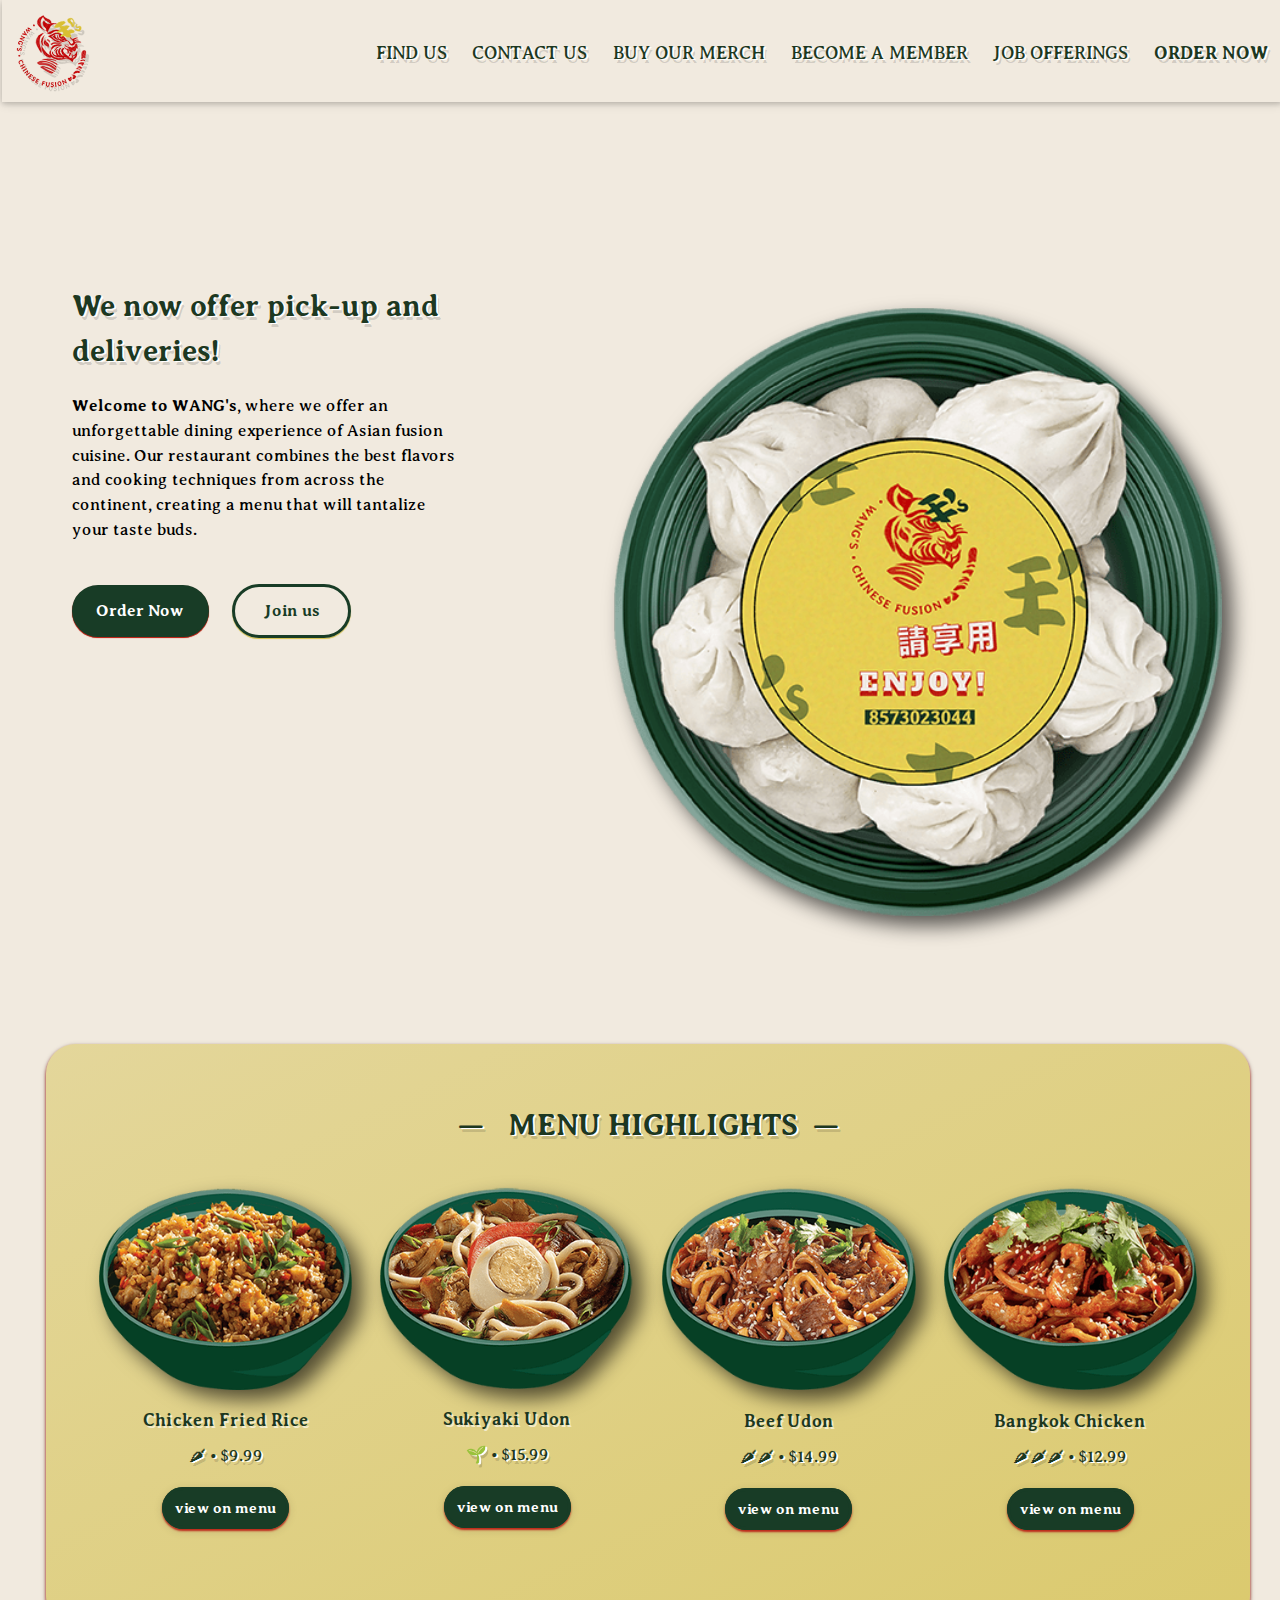
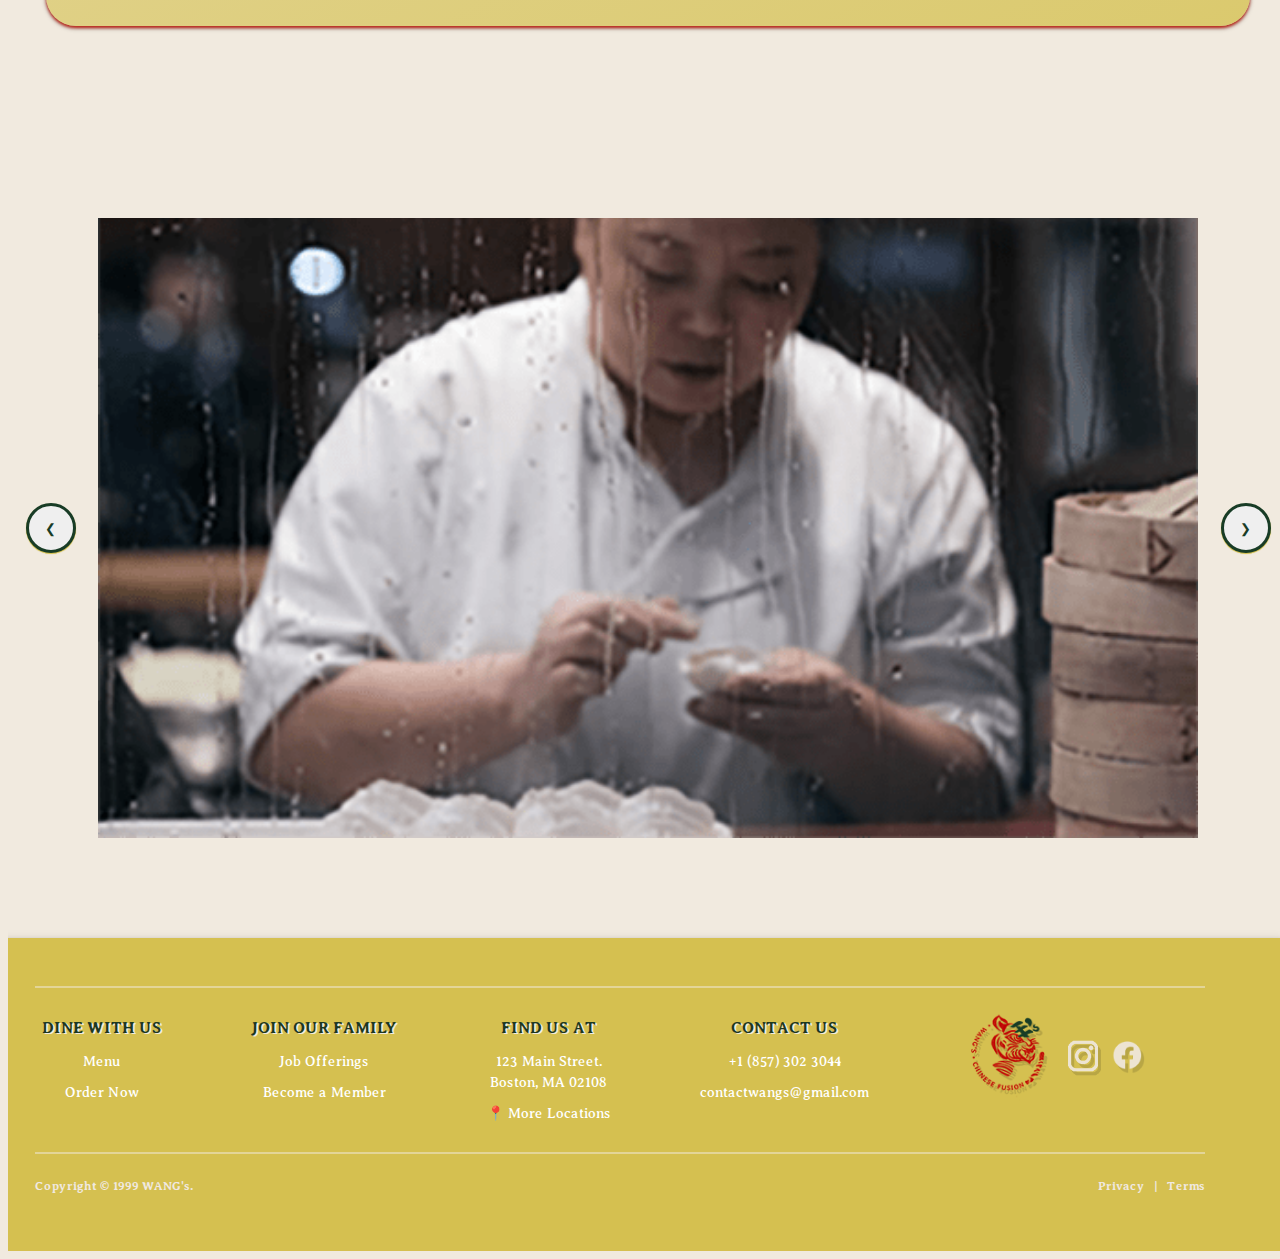
<file: index.html>
<!DOCTYPE html>
<html>
    <head>
        <title>home</title>
        <meta charset="UTF-8">
        <meta name="description" content="Wang's">
        <meta name="keywords" content="Chinese, Food, Restaurant">
        <meta name="viewport" content="width=device-width, initial-scale=1">
        <link rel="stylesheet" href="externals/styles.css">
        <link href="https://fonts.googleapis.com/css2?family=Averia+Serif+Libre:ital,wght@0,300;0,400;0,700;1,300;1,400;1,700&family=Questrial&display=swap" rel="stylesheet">
    </head>
    <script
  src="https://code.jquery.com/jquery-3.6.3.js"
  integrity="sha256-nQLuAZGRRcILA+6dMBOvcRh5Pe310sBpanc6+QBmyVM="
  crossorigin="anonymous"></script>
   
<body>

    <!-- Navbar -->
    <div class="navContainer">
        <div class="navBar navCard">
            <a > <img src="./images/logo3.png" class=" logo w3-padding-large"
                style="width:5em; height: 5.1em; padding: 1%; filter: drop-shadow(3px 4px 0px rgba(0,0,0,0.15));"></a>
            <a href="pages/Menu/Menu.html" class="navBarItem navButton"><b>ORDER NOW</b></a>
            <a href="pages/Employment/Employment.html" class="navBarItem navButton">JOB OFFERINGS</a>
            <a href="pages/Membership/Membership.html" class="navBarItem navButton">BECOME A MEMBER</a>
            <a href="pages/Merch/merch.html" class="navBarItem navButton">BUY OUR MERCH</a>
            <a href="pages/Contact2/contact.html" class="navBarItem navButton">CONTACT US</a>
            <a href="pages/Locations/locations.html" class="navBarItem navButton">FIND US</a>

        </div>
    </div>
    
    <!-- we're now taking online orders -->
    <div class="banner">
        <div class="bannerLeft">
            <h1> We now offer pick-up and deliveries!</h1>
            <p><b>Welcome to WANG's</b>, where we offer an unforgettable dining 
                experience of Asian fusion cuisine. Our restaurant combines the best 
                flavors and cooking techniques from across the continent, creating a menu 
                that will tantalize your taste buds.</p>
                <div class="bannerButtons">
                    <br><a href="pages/Menu/Menu.html" class="orderButton">Order Now</a>
                    <a href="pages/Membership/Membership.html" class="recipeButton">Join us</a>
                </div>
        </div>
        <div class="bannerRight">
            <img src="./images/bannerRight.png" 
                style="width:95%; filter: drop-shadow(10px 10px 10px rgba(0, 0, 0, 0.631));"></img></div>
        </div>
    </div>

    <!-- menu highlights -->
    <div class="table">
        <h1> — &nbsp; MENU HIGHLIGHTS &nbsp;— </h1>
        <div class="table-wrap">
            <div>
                <div class="table-title">
                    <img src="./images/bowl1.png" class="table-image"/>
                </div>
                <div>
                    <h3> Chicken Fried Rice</h3>
                    <p class="price"> 🌶 • $9.99 </p>
                </div>
                <a href="pages/Menu/Menu.html" class="menuButton">view on menu</a>
            </div>

            <div>
                <div class="table-title">
                    <img src="./images/bowl2.png" class="table-image"/>
                </div>
                <div class="table-description">
                    <h3> Sukiyaki Udon</h3>
                    <p class="price"> 🌱 • $15.99 </p>
                </div>
                <a href="pages/Menu/Menu.html" class="menuButton">view on menu</a>
            </div>

            <div>
                <div class="table-title">
                    <img src="./images/bowl3.png" class="table-image"/>
                </div>
                <div class="table-description">
                    <h3>Beef Udon</h3>
                    <p class="price"> 🌶🌶 • $14.99</p>
                </div>
                <a href="pages/Menu/Menu.html" class="menuButton">view on menu</a>
            </div>

            <div>
                <div class="table-title">
                    <img src="./images/bowl4.png" class="table-image"/>
                </div>
                <div class="table-description">
                    <h3>Bangkok Chicken</h3>
                    <p class="price"> 🌶🌶🌶 • $12.99</p>
                </div>
                <a href="pages/Menu/Menu.html" class="menuButton">view on menu</a>
                <br><br><br><br>
            </div>
        </div>
    </div>
    
    <!-- carousel of featured products / images -->
    <div class="carousel">
        <button class="prev" onclick="moveSlide(-1)">&#10094;</button>

        <div class="slides fade">
            <img src="./images/slideShow1.png" style = "width:1100px;">
        </div>

        <div class="slides fade">
            <img src="./images/slideShow2.jpeg" style = "width:1100px;">
        </div>

        <div class="slides fade">
            <img src="./images/slideShow3.png" style = "width:1100px;">
        </div>

        <div class="slides fade">
            <img src="./images/slideShow4.png" style = "width:1100px;">
        </div>

        <button class="next" onclick="moveSlide(1)">&#10095;</button>
    </div>

    <!-- footer -->
    <div class="footer">
        <hr>
        <div class="mainFooter">
            <div class="footerCol">
                <h1><a href="pages/Locations/locations.html">DINE WITH US</a></h1>
                <h2><a href="pages/Menu/Menu.html">Menu</a></h2>
                <h2><a href="pages/Menu/Menu.html">Order Now</a></h2>
            </div>
            <div class="footerCol">
                <h1><a href="pages/Employment/Employment.html">JOIN OUR FAMILY</a></h1>
                <h2><a href="pages/Employment/Employment.html">Job Offerings</a></h2>
                <h2><a href="pages/Membership/Membership.html">Become a Member</a></h2>
            </div>
            <div class="footerCol">
                <h1><a href="pages/Employment/Employment.html">FIND US AT</a></h1>
                <h2>123 Main Street.<br>
                    Boston, MA 02108<br>
                </h2>
                <h2><a href="pages/Locations/locations.html">📍 More Locations</a></h2>
            </div>
            <div class="footerCol">
                <h1><a href="pages/Contact2/contact.html">CONTACT US</a></h1>
                <h2>+1 (857) 302 3044</h2>
                <h2>contactwangs@gmail.com</h2>
            </div>
            <div class="footerCol">
                <div class="footer-icons">
                    <img src="./images/logoGreen.png">
                    <img src="./images/footerIcon1.png"
                    style="width:30px; opacity: 0.9;">
                    <img src="./images/footerIcon2.png" 
                    style="width:30px; opacity: 0.9;">
                </div>
            </div>
        </div>
        <hr>
        <div class="bottomFooter">
            <h4>Copyright © 1999 WANG's.</h4>
            <h4>Privacy &nbsp; | &nbsp; Terms</h4>
        </div>
    </div>

    <script>
        let slideIndex = 0;
        showSlides(slideIndex);

        function moveSlide(index) {
            showSlides(slideIndex += index);
        }

        function showSlides(index) {
            let slides = document.getElementsByClassName("slides");

            /* wrap image around */
            if (index > slides.length - 1) {
                slideIndex = 0;
            }
            if (index < 0) {
                slideIndex = slides.length - 1;
            }

            /* set all slides to display none first */
            for (let i = 0; i < slides.length; i++) {
                slides[i].style.display = "none";
            }

            /* set current slide to be visible */
            slides[slideIndex].style.display = "block";
            
            /* Fade the logo in home page */
            $("img.logo").click(function() {
                $("img.logo").fadeOut("slow");
                $("img.logo").fadeIn("slow");
             });
        }
        
    </script>
</body>
</html>
</file>
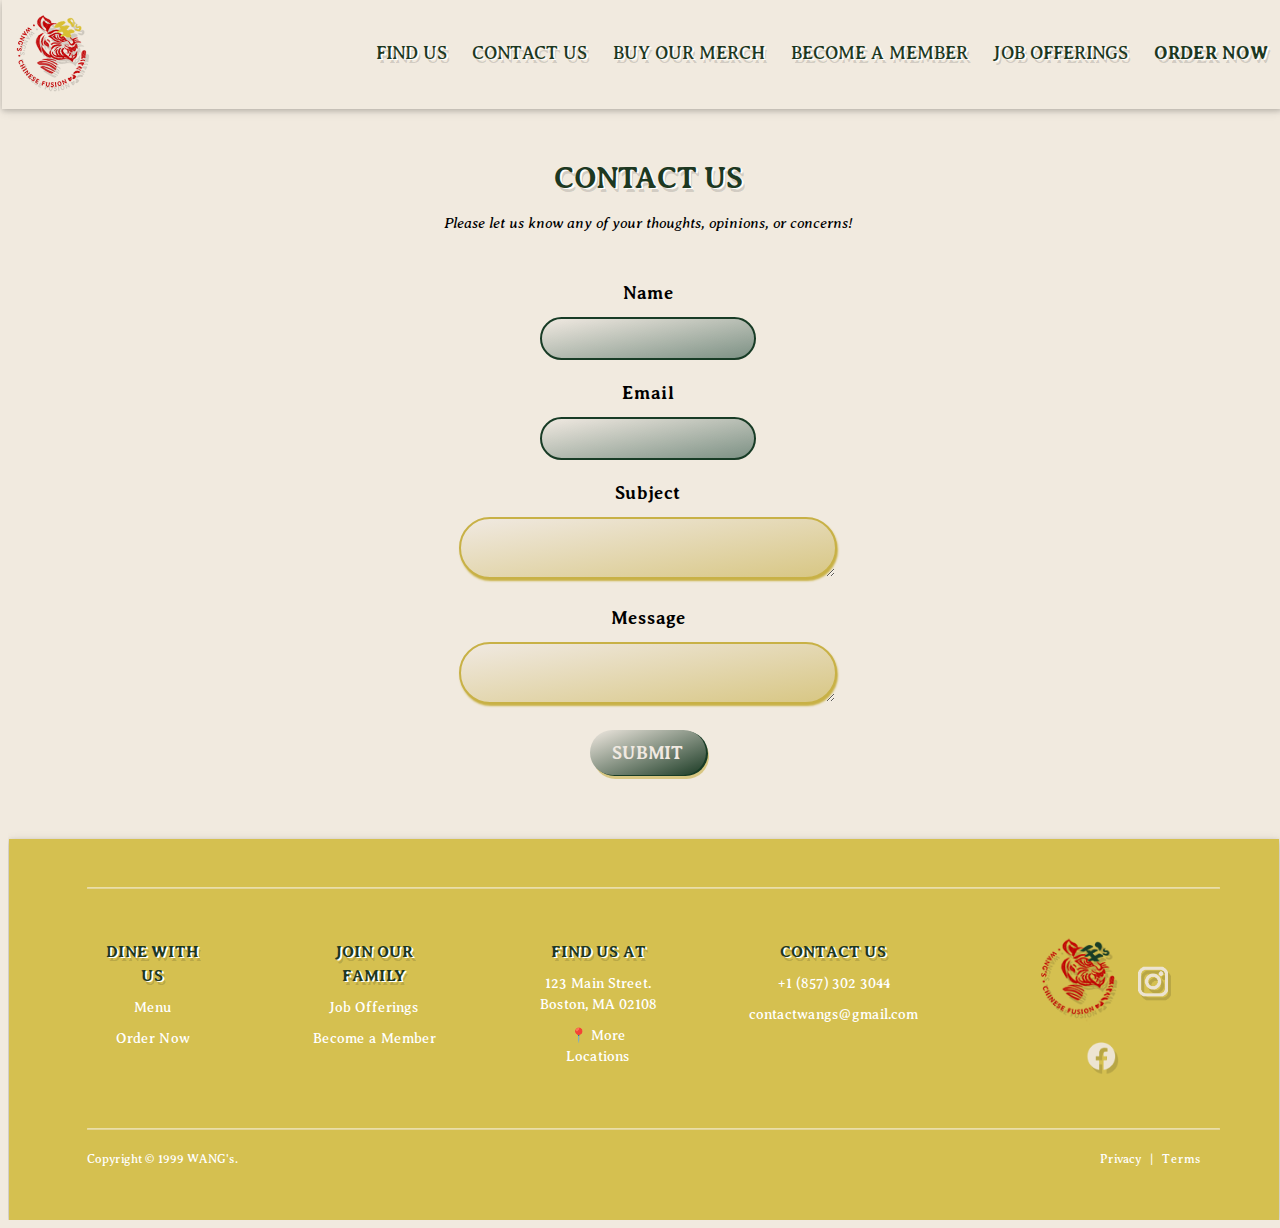
<file: pages/Contact2/contact.html>
<!DOCTYPE html>
<html lang="en">
  <head>
    <meta charset="UTF-8" />
    <meta name="description" content="Wang's" />
    <meta name="keywords" content="Chinese, Food, Restaurant" />
    <!-- responsive setting -->
    <meta name="viewport" content="width=device-width, initial-scale=1.0" />
    <!-- compatible for old IE -->
    <meta http-equiv="X-UA-Compatible" content="ie=edge" />
    <title>Contact Us</title>
    <link rel="stylesheet" href="../../externals/navibar.css" />
    <link rel="stylesheet" href="contact.css" />

    <link
      href="https://fonts.googleapis.com/css2?family=Averia+Serif+Libre:ital,wght@0,300;0,400;0,700;1,300;1,400;1,700&family=Questrial&display=swap"
      rel="stylesheet"
    />
</head>
<header>
  <div class="navContainer">
    <div class="navBar navCard">
        <a href="../../index.html"> <img src="../../images/logo3.png" class=" logo w3-padding-large"
            style="width:5em; height: 5.1em; padding: 1%; filter: drop-shadow(3px 4px 0px rgba(0,0,0,0.15));"></a>
        <a href="../Menu/Menu.html" class="navBarItem navButton"><b>ORDER NOW</b></a>
        <a href="../Employment/Employment.html" class="navBarItem navButton">JOB OFFERINGS</a>
        <a href="../Membership/Membership.html" class="navBarItem navButton">BECOME A MEMBER</a>
        <a href="../Merch/merch.html" class="navBarItem navButton">BUY OUR MERCH</a>
        <a href="../Contact2/contact.html" class="navBarItem navButton">CONTACT US</a>
        <a href="../Locations/locations.html" class="navBarItem navButton">FIND US</a>

    </div>
</div>

</header>

<body>
  <div class="container">
    <h1>CONTACT US</h1>
    <p style="text-align: center; font-size: 1.2vw">
      <i>Please let us know any of your thoughts, opinions, or concerns!</i>
    </p>
    <form id="contact-form" style="margin-top: 30px">
      <label for="name">Name</label>
      <input type="text" id="name" required />
      <label for="email">Email</label>
      <input type="email" id="email" required />
      <label for="subject">Subject</label>
      <textarea id="subject" required></textarea>
      <label for="message">Message</label>
      <textarea id="message" required></textarea>
      <br>
      <input type="submit" value="SUBMIT"/>
    </form>
  </div>


    <!-- FOOTER -->
    <div class="footer" style="text-decoration: none; margin-left: 0.05%; width: 93%;">
      <hr style="border-top: 1px solid white; width: 95%;">
      <br>
      <div class="mainFooter">
          <div class="footerCol">
              <h1><a href="../Locations/locations.html">DINE WITH US</a></h1>
              <h2><a href="../Menu/Menu.html" class="footerSubheading">Menu</a></h2>
              <h2><a href="../Menu/Menu.html" class="footerSubheading">Order Now</a></h2>
          </div>
          <div class="footerCol">
              <h1><a href="../Employment/Employment.html">JOIN OUR FAMILY</a></h1>
              <h2><a href="../Employment/Employment.html" class="footerSubheading">Job Offerings</a></h2>
              <h2><a href="../Membership/Membership.html" class="footerSubheading">Become a Member</a></h2>
          </div>
          <div class="footerCol">
              <h1><a href="../Employment/Employment.html">FIND US AT</a></h1>
              <h2 class="footerSubheading">123 Main Street.<br>
                  Boston, MA 02108<br>
              </h2>
              <h2><a href="../Locations/locations.html" class="footerSubheading">📍 More Locations</a></h2>
          </div>
          <div class="footerCol">
              <h1><a href="../Contact2/contact.html">CONTACT US</a></h1>
              <h2 class="footerSubheading">+1 (857) 302 3044</h2>
              <h2 class="footerSubheading">contactwangs@gmail.com</h2>
          </div>
          <div class="footerCol">
              <div class="footer-icons">
                  <img src="../../images/logoGreen.png">
                  <img src="../../images/footerIcon1.png"
                  style="width:30px; opacity: 0.9; padding-bottom:15%;">
                  <img src="../../images/footerIcon2.png" 
                  style="width:30px; opacity: 0.9; padding-bottom:15%;">
              </div>
          </div>
      </div>
      <hr style="border-top: 1px solid white; width: 95%;">
      <div class="bottomFooter">
          <h3 style="font-size: 12px;">Copyright © 1999 WANG's.</h3>
          <h3 style="font-size: 12px;">Privacy &nbsp; | &nbsp; Terms</h3>
      </div>
  </div>
</body>
</html>
</file>
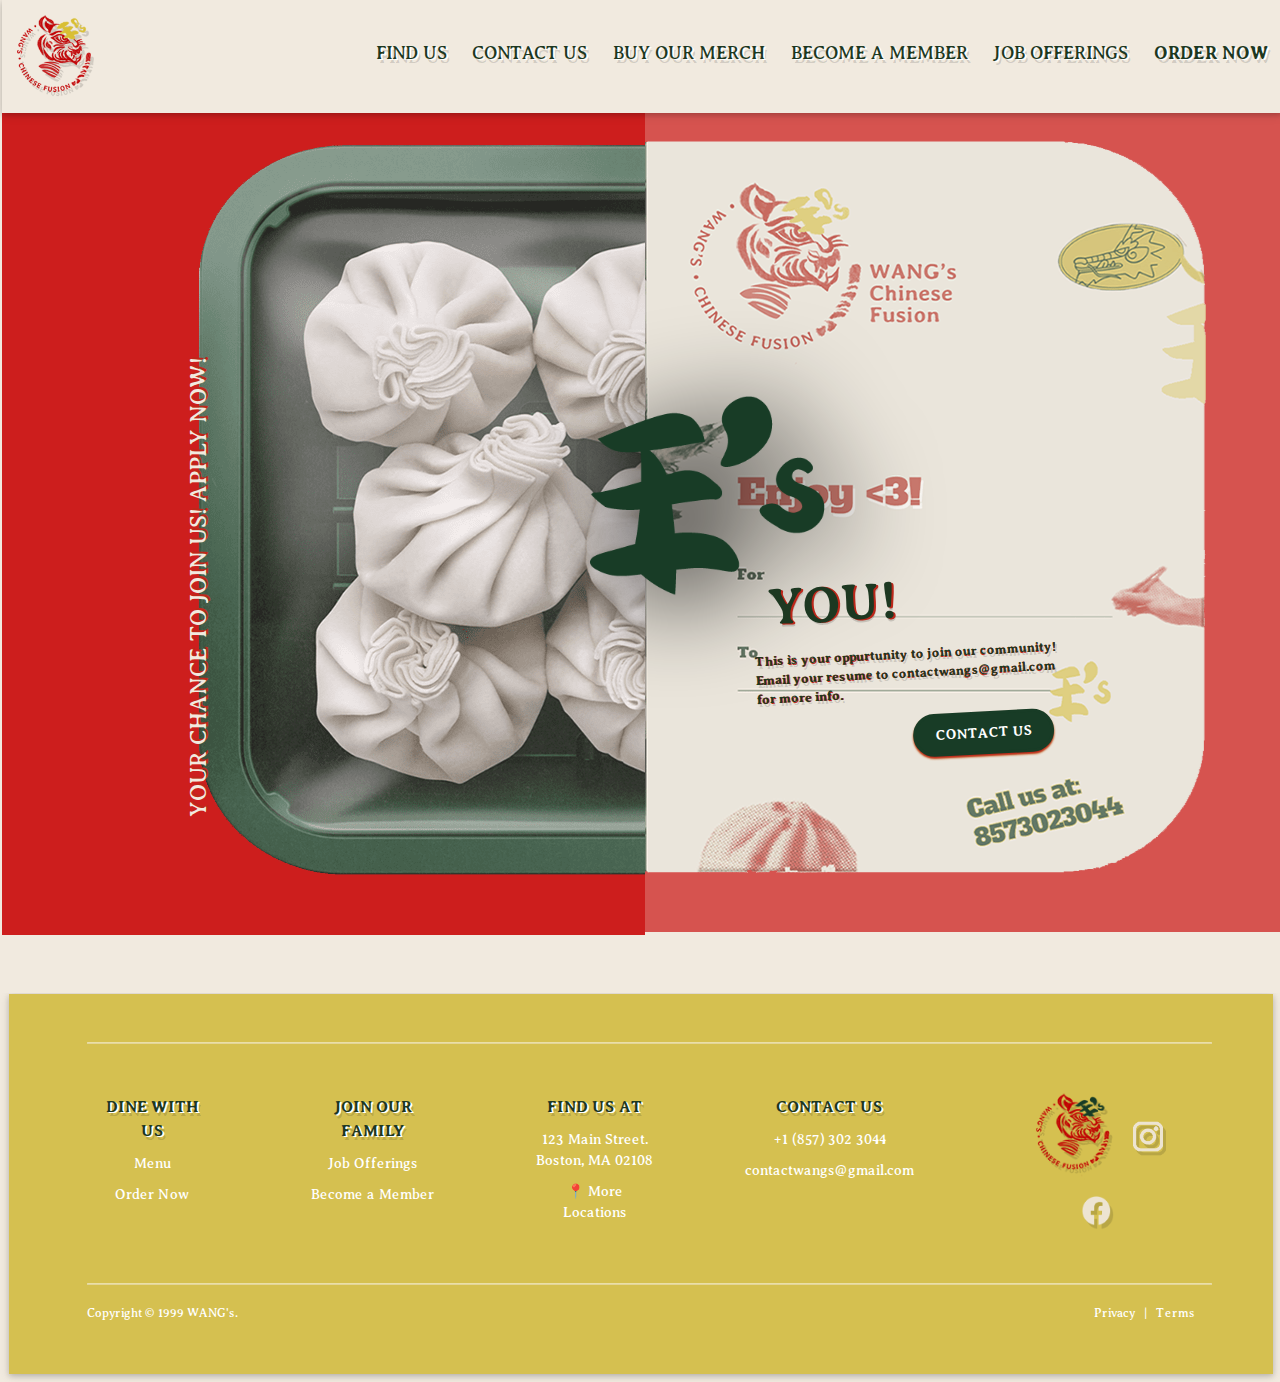
<file: pages/Employment/Employment.html>
<!DOCTYPE html>
<html lang="en">
    <head>
        <meta charset="UTF-8" />
        <meta name="description" content="Wang's">
        <meta name="keywords" content="Chinese, Food, Restaurant">

        <!-- responsive setting -->
        <meta name="viewport" content="width=device-width, initial-scale=1.0" />

        <!-- compatible for old IE -->
        <meta http-equiv="X-UA-Compatible" content="ie=edge" />

        <title>Put page title here</title>
        <link rel="stylesheet" href="../../externals/navibar.css" !important/>

        <!-- favicon added -->
        <link rel="icon" href="link-to-favicon.ico" type="image/x-icon" />
        <link
            rel="stylesheet"
            href="https://cdnjs.cloudflare.com/ajax/libs/font-awesome/4.7.0/css/font-awesome.min.css"
        />
        <link href="https://fonts.googleapis.com/css2?family=Averia+Serif+Libre:ital,wght@0,300;0,400;0,700;1,300;1,400;1,700&family=Questrial&display=swap" rel="stylesheet">
        <style>
            /* other stuff */
            .footerSubheading{
                color:white;
                text-shadow:none !important;            
            }

            a{
                color: #1d3821;
                text-shadow: 2px 1px 0px white, 3px 4px 0px rgba(0,0,0,0.15);            
            }

            body{
                overflow-x: hidden;
            }

            *,
            *::before,
            *::after {
                box-sizing: border-box;
            }

            :root {
                --split-left: #f1eadf;
                --split-right: #042242;
                --primary-color: #fff;
            }

            img {
               width: 370%;
            }

            .brand-logo {
                padding-left: 0.75rem;
                width: 150px;
            }

            /** Home main Section*/

            .home-main {
                display: flex;
                margin-top: 7%;
                margin-bottom: 0%;
            }

            .home-main__split {
                width: 50%;
                min-height: 100vh;
                display: flex;
                flex-direction: column;
            }

            .home-main__split--left {
                background: url("./bannerLeft.png") var(--split-left) no-repeat;
                justify-content: flex-end;
                margin-top: .3% !important;
            }

            .home-main__small-text {
                color: #000;
                text-transform: uppercase;
                font-size: 0.85em;
                position: absolute;
                bottom: 30%;
                left: 8%;
                transform: rotate(-90deg);
            }

            .home-main__split--right {
                background: url("./bannerRight.png") var(--split-left) no-repeat;
                align-items: center;
                justify-content: center;
                /* z-index: 0; */
            }

            .home-main__middle {
                position: absolute;
                width: 100px;
                top: 50%;
                left: 50%;
                transform: translate(-50%, -50%);
                
            }

            .home-main__img {
                filter: drop-shadow(15px 10px 50px #000);
                /* h-shadow v-shadow blur(desenfoque) color */
            }

            .text-container {
                width: 60%;
                text-align: left;
                font-weight: bold;
                font-size: 1vw;
                color:#1d3821;
                margin-top: -8%;
                text-shadow: .3px .3px 0px #bd271a, 2px 3px 0px rgba(0,0,0,0.15);                
                margin-left: -5%;
                transform: rotate(-3deg);
            }

            .contactButton{
                display: inline-flex;
                padding: 2% 5%;
                margin-left: 40%;
                border: #183c26 3px solid;
                background-color: #183c26;
                border: #183c26 3px solid;
                color:white;
                text-shadow: none;
                font-size: 110%;
                font-weight: 600;    
                cursor: pointer;
                transition: 0.3s ease;
                border-radius: 50px;
                box-shadow: 0px 2px 2px #bd271a, 0px 2px 2px #d5c150d9;
            }

            .contactButton:hover{
                transform: translate(2px, 2px);
                cursor: pointer !important;
                border: #bd271a 2px dotted;
            }

        </style>
    </head>
    <header>
        <div class="navContainer">
            <div class="navBar navCard" style="float: none !important;">
                <a href="../../index.html"> <img src="../../images/logo3.png" class=" logo w3-padding-large"
                    style="width:7em; height: 7.1em; padding: 1%; filter: drop-shadow(3px 4px 0px rgba(0,0,0,0.15));"></a>
                <a href="../Menu/Menu.html" class="navBarItem navButton"><b>ORDER NOW</b></a>
                <a href="../Employment/Employment.html" class="navBarItem navButton">JOB OFFERINGS</a>
                <a href="../Membership/Membership.html" class="navBarItem navButton">BECOME A MEMBER</a>
                <a href="../Merch/merch.html" class="navBarItem navButton">BUY OUR MERCH</a>
                <a href="../Contact2/contact.html" class="navBarItem navButton">CONTACT US</a>
                <a href="../Locations/locations.html" class="navBarItem navButton">FIND US</a>
        
            </div>
        </div>
    </header>

    <body>
        <section class="home-main" style="margin-left: -.5%;">
            <div class="home-main__split home-main__split--left">
                <span class="home-main__small-text"
                style="color:#f1eadf;
                text-shadow: 2px 2px 0px #bd271a;
                font-size: 1.8vw; margin-left: -10.5%; margin-bottom: 2%;">YOUR CHANCE TO JOIN US! APPLY NOW!
                </span>
              </div>
              <div class="home-main__middle">
                <br><br>
                <img src="./justText.png" class="home-main__img" />
              </div>
              <div class="home-main__split home-main__split--right">
                <h1 class="home-main__title" 
                style="color: #1d3821; text-shadow: 2px 1px 0px #bd271a, 2px 3px 0px rgba(0,0,0,0.15);
                font-size: 4vw; font-weight: 900; margin-top: 37%; margin-left: -42%;
                transform: rotate(-3deg); margin-bottom: 6%;">YOU!</h1>
                <div class="text-container">
                  <p class="home-main__description"> This is your oppurtunity to join our community! <br>
                    Email your resume to contactwangs@gmail.com <br> for more info.
                  </p>
                  <a href="../Contact2/contact.html" class="contactButton">CONTACT US</a>
                </div>
              </div>
        </section>

       <!-- FOOTER -->
        <div class="footer" style="text-decoration: none; margin: .05%; width: 98.8%;">
            <hr style="border-top: 1px solid white; width: 95%;">
            <br>
            <div class="mainFooter">
                <div class="footerCol">
                    <h1><a href="../Locations/locations.html">DINE WITH US</a></h1>
                    <h2><a href="../Menu/Menu.html" class="footerSubheading">Menu</a></h2>
                    <h2><a href="../Menu/Menu.html" class="footerSubheading">Order Now</a></h2>
                </div>
                <div class="footerCol">
                    <h1><a href="../Employment/Employment.html">JOIN OUR FAMILY</a></h1>
                    <h2><a href="../Employment/Employment.html" class="footerSubheading">Job Offerings</a></h2>
                    <h2><a href="../Membership/Membership.html" class="footerSubheading">Become a Member</a></h2>
                </div>
                <div class="footerCol">
                    <h1><a href="../Employment/Employment.html">FIND US AT</a></h1>
                    <h2 class="footerSubheading">123 Main Street.<br>
                        Boston, MA 02108<br>
                    </h2>
                    <h2><a href="../Locations/locations.html" class="footerSubheading">📍 More Locations</a></h2>
                </div>
                <div class="footerCol">
                    <h1><a href="../Contact2/contact.html">CONTACT US</a></h1>
                    <h2 class="footerSubheading">+1 (857) 302 3044</h2>
                    <h2 class="footerSubheading">contactwangs@gmail.com</h2>
                </div>
                <div class="footerCol">
                    <div class="footer-icons">
                        <img src="../../images/logoGreen.png">
                        <img src="../../images/footerIcon1.png"
                        style="width:30px; opacity: 0.9; padding-bottom:15%;">
                        <img src="../../images/footerIcon2.png" 
                        style="width:30px; opacity: 0.9; padding-bottom:15%;">
                    </div>
                </div>
            </div>
            <hr style="border-top: 1px solid white; width: 95%;">
            <div class="bottomFooter">
                <h3 style="font-size: 12px;">Copyright © 1999 WANG's.</h3>
                <h3 style="font-size: 12px;">Privacy &nbsp; | &nbsp; Terms</h3>
            </div>
        </div>
    </body>
</html>
</file>
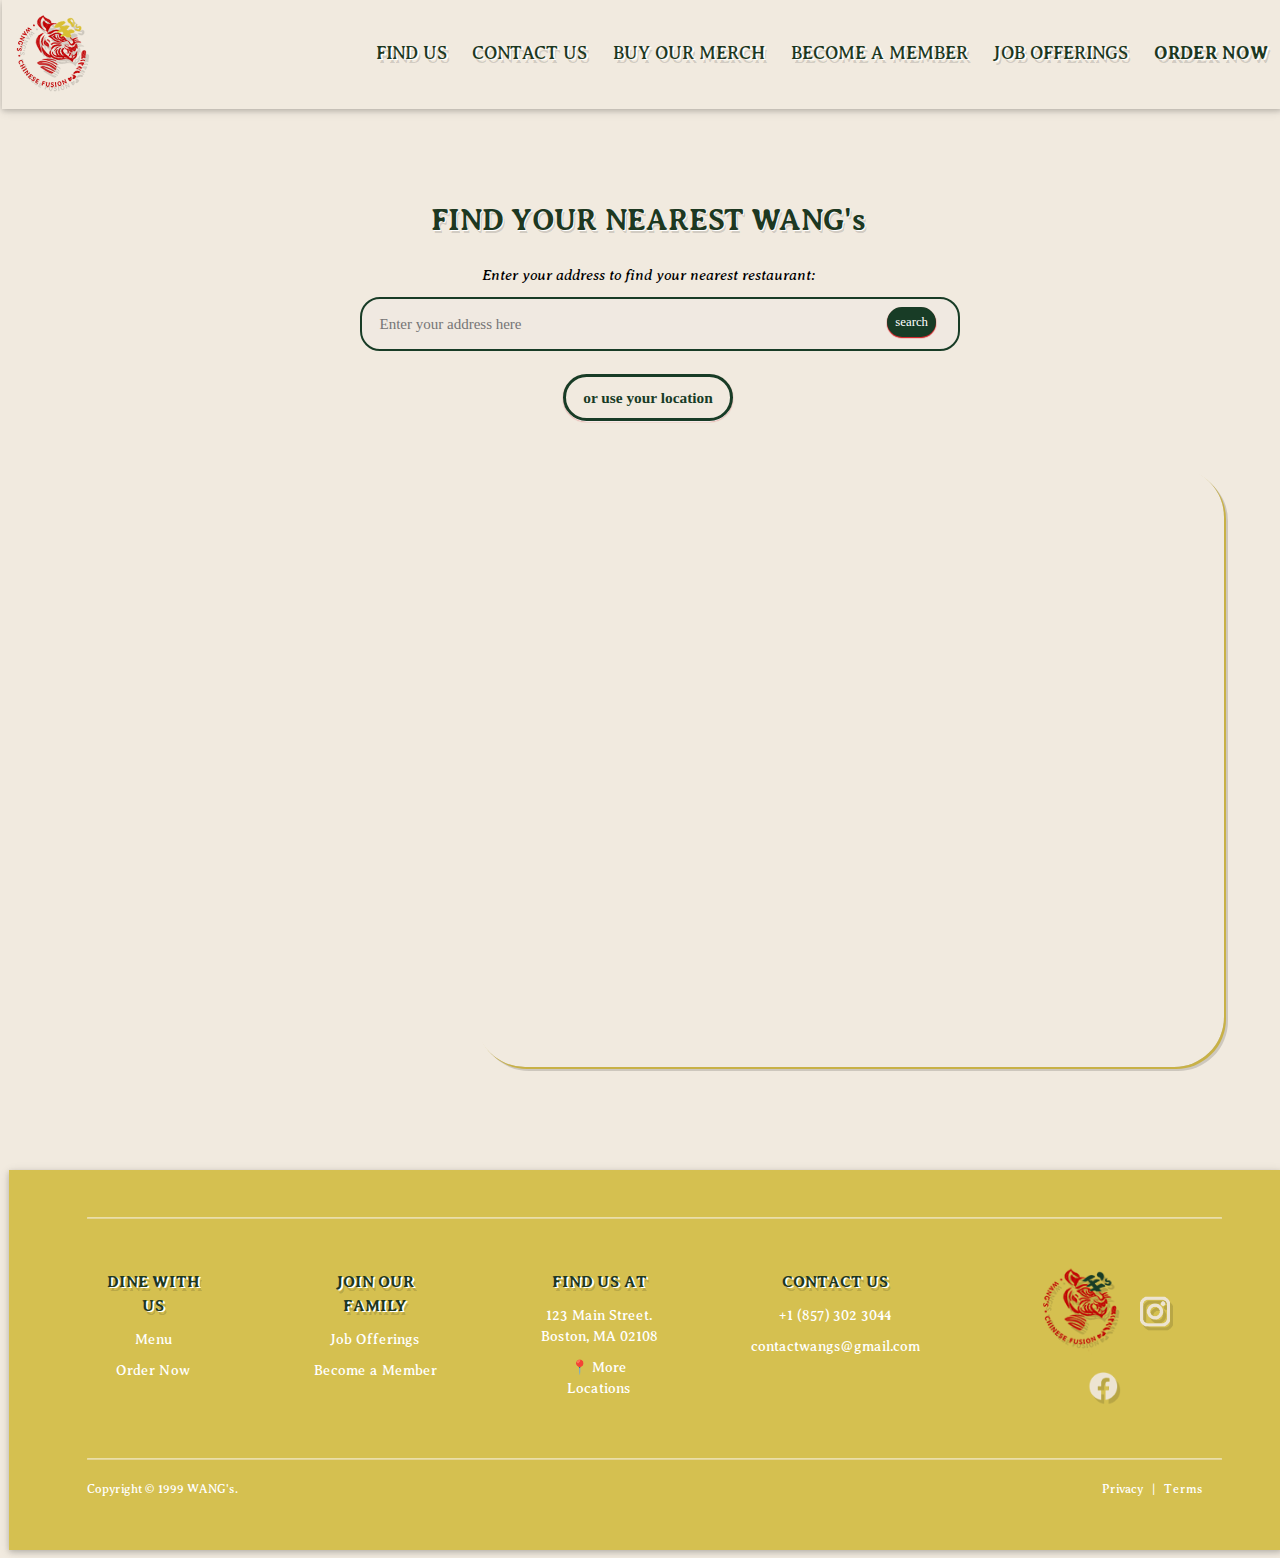
<file: pages/Locations/locations.html>
<!DOCTYPE html>
<html lang="en">
    <head>
        <meta charset="UTF-8" />
        <meta name="description" content="Wang's">
        <meta name="keywords" content="Chinese, Food, Restaurant">

        <!-- responsive setting -->
        <meta name="viewport" content="width=device-width, initial-scale=1.0" />

        <!-- compatible for old IE -->
        <meta http-equiv="X-UA-Compatible" content="ie=edge" />

        <title>Locations</title>

        <!-- Style -->
        <link rel="stylesheet" href="../../externals/navibar.css" />
        <link rel="stylesheet" href="locations.css" />
        <link
            href="https://fonts.googleapis.com/css2?family=Averia+Serif+Libre:ital,wght@0,300;0,400;0,700;1,300;1,400;1,700&family=Questrial&display=swap"
            rel="stylesheet"
        />

        <!-- MapBox -->
        <script
            src="https://api.mapbox.com/mapbox-gl-js/v2.9.1/mapbox-gl.js"
            Samesite
        ></script>
        <link
            href="https://api.mapbox.com/mapbox-gl-js/v2.9.1/mapbox-gl.css"
            rel="stylesheet"
        />

        <script
            type="text/javascript"
            src="https://ajax.googleapis.com/ajax/libs/jquery/3.6.3/jquery.min.js"
        ></script>
        <script type="text/javascript" src="locations.js"></script>
        
    </head>
    <header>
        <div class="navContainer">
          <div class="navBar navCard">
              <a href="../../index.html"> <img src="../../images/logo3.png" class=" logo w3-padding-large"
                  style="width:5em; height: 5.1em; padding: 1%; filter: drop-shadow(3px 4px 0px rgba(0,0,0,0.15));"></a>
              <a href="../Menu/Menu.html" class="navBarItem navButton"><b>ORDER NOW</b></a>
              <a href="../Employment/Employment.html" class="navBarItem navButton">JOB OFFERINGS</a>
              <a href="../Membership/Membership.html" class="navBarItem navButton">BECOME A MEMBER</a>
              <a href="../Merch/merch.html" class="navBarItem navButton">BUY OUR MERCH</a>
              <a href="../Contact2/contact.html" class="navBarItem navButton">CONTACT US</a>
              <a href="../Locations/locations.html" class="navBarItem navButton">FIND US</a>
      
          </div>
      </div>
      
      </header>

    <body style="overflow-x: hidden;">
        <br><br><br>
        <div class="container">
            <h1><b>FIND YOUR NEAREST WANG's</b></h1>
            <label for="address" style="font-size: 1.2vw;"><i>Enter your address to find your nearest restaurant:</i></label>
            <div id="address">
                <input
                    type="text"
                    id="address_input"
                    placeholder="&nbsp;&nbsp;Enter your address here"/>
                <input
                    type="button"
                    id="address_button"
                    value="search"
                    onclick="get_address_location()"/>
            </div>
            <input
                type="button"
                id="loc_button"
                value="or use your location"
                onclick="get_location()"/>

            <div id="error_message"></div>
            <div id="list_and_map">
                <div id="locations_block"></div>
                <div id='map'></div>
            </div> 
        </div>

        <!-- FOOTER -->
        <div class="footer" style="text-decoration: none; margin-left: 0.05%; width: 93.2%;">
            <hr style="border-top: 1px solid white; width: 95%;">
            <br>
            <div class="mainFooter">
                <div class="footerCol">
                    <h1><a href="../Locations/locations.html">DINE WITH US</a></h1>
                    <h2><a href="../Menu/Menu.html" class="footerSubheading">Menu</a></h2>
                    <h2><a href="../Menu/Menu.html" class="footerSubheading">Order Now</a></h2>
                </div>
                <div class="footerCol">
                    <h1><a href="../Employment/Employment.html">JOIN OUR FAMILY</a></h1>
                    <h2><a href="../Employment/Employment.html" class="footerSubheading">Job Offerings</a></h2>
                    <h2><a href="../Membership/Membership.html" class="footerSubheading">Become a Member</a></h2>
                </div>
                <div class="footerCol">
                    <h1><a href="../Employment/Employment.html">FIND US AT</a></h1>
                    <h2 class="footerSubheading">123 Main Street.<br>
                        Boston, MA 02108<br>
                    </h2>
                    <h2><a href="../Locations/locations.html" class="footerSubheading">📍 More Locations</a></h2>
                </div>
                <div class="footerCol">
                    <h1><a href="../Contact2/contact.html">CONTACT US</a></h1>
                    <h2 class="footerSubheading">+1 (857) 302 3044</h2>
                    <h2 class="footerSubheading">contactwangs@gmail.com</h2>
                </div>
                <div class="footerCol">
                    <div class="footer-icons">
                        <img src="../../images/logoGreen.png">
                        <img src="../../images/footerIcon1.png"
                        style="width:30px; opacity: 0.9; padding-bottom:15%;">
                        <img src="../../images/footerIcon2.png" 
                        style="width:30px; opacity: 0.9; padding-bottom:15%;">
                    </div>
                </div>
            </div>
            <hr style="border-top: 1px solid white; width: 95%;">
            <div class="bottomFooter">
                <h3 style="font-size: 12px;">Copyright © 1999 WANG's.</h3>
                <h3 style="font-size: 12px;">Privacy &nbsp; | &nbsp; Terms</h3>
            </div>
        </div>
    <!-- END OF FOOTER -->
    </body>
</html>
</file>
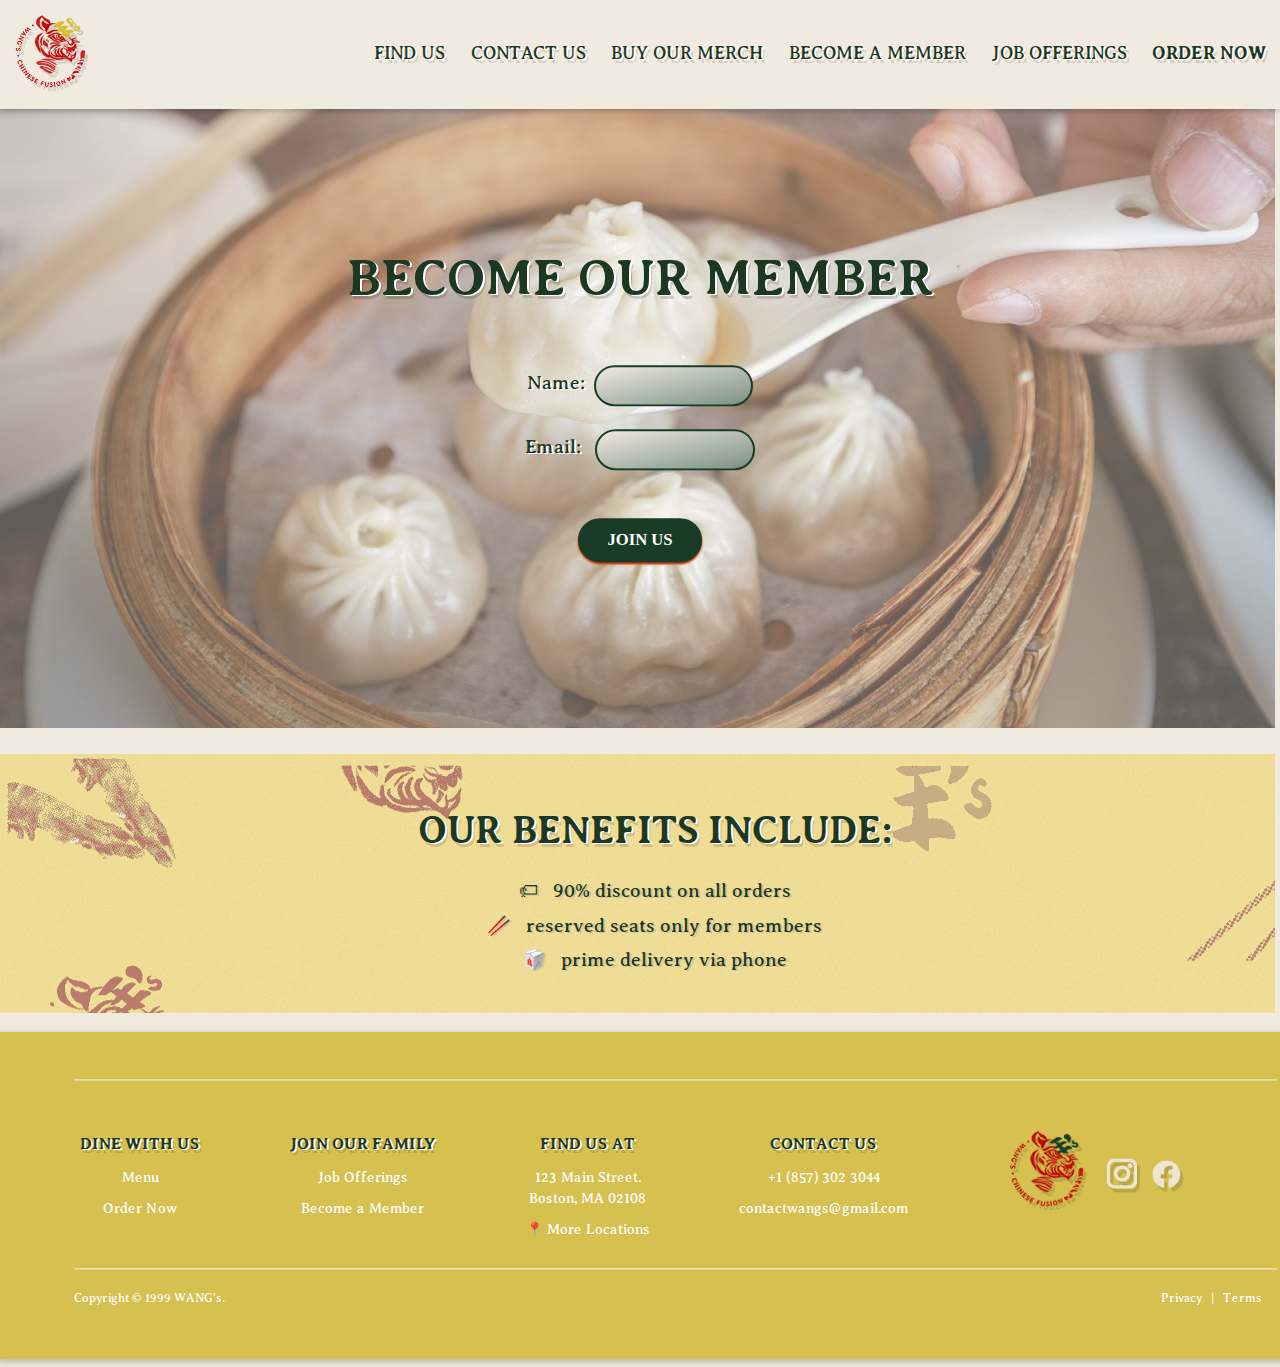
<file: pages/Membership/Membership.html>
<!DOCTYPE html>
<html lang="en">
    <head>
        <meta charset="UTF-8" />
        <meta name="description" content="Wang's" />
        <meta name="keywords" content="Chinese, Food, Restaurant" />

        <!-- responsive setting -->
        <meta name="viewport" content="width=device-width, initial-scale=1.0" />

        <!-- compatible for old IE -->
        <meta http-equiv="X-UA-Compatible" content="ie=edge" />

        <title>Membership</title>

        <link href="https://fonts.googleapis.com/css2?family=Averia+Serif+Libre:ital,wght@0,300;0,400;0,700;1,300;1,400;1,700&family=Questrial&display=swap" rel="stylesheet">

        <style type="text/css">
            /* other stuff */
            .footerSubheading{
                color:white;
                text-shadow:none !important;            
            }

            a{
                color: #1d3821;
                text-shadow: 2px 1px 0px white, 3px 4px 0px rgba(0,0,0,0.15);            
            }

            body{
                overflow-x: hidden;
            }


            h1{
                color: #1d3821;
                text-shadow: 2px 1px 0px white, 3px 4px 0px rgba(0,0,0,0.15);
            }

            .container {
                text-align: center;
                height: vh;
            }

            .heroText {
                position: absolute;
                font-size: 2vw;
                width: 70vw;
                top: 30vw;
                left: 50%;
                transform: translate(-50%, -50%);
                color: black;
            }

            .input {
                font-size: 2vw;
                line-height: 5vw;
                font-size: 1.5vw; 
                color: #1d3821;
                text-shadow: 2px 1px 0px white;
            }

            input {
                padding: 1.2% !important;
                border: none;
                border-radius: 50px;
                width:15%;
                background-image: linear-gradient(to right bottom, #f0e9e1, #183c2690);
                border: #183c26 2.5px solid;    
                border-radius: 30px;
                font-family: averia;
            }

            input:focus {
                box-shadow: 1px 2px 2px #183c26ac;
                color:#183c26;
                border: #183c26 2.5px solid;    
                background-color: #f0e9e1;
                cursor: pointer !important;
            }

            button{
                display: inline-flex;
                padding: 1% 3%;
                font-family: averia;
                font-size: 1.3vw !important;
                border: #183c26 3px solid;
                background-color: #183c26;
                border: #183c26 3px solid;
                color:white;
                text-shadow: none;
                font-size: 110%;
                font-weight: 600;    
                cursor: pointer;
                transition: 0.3s ease;
                border-radius: 50px;
                box-shadow: 0px 2px 2px #bd271a, 0px 2px 2px #d5c150d9;
            }

            button:hover{
                transform: translate(3px, 3px);
                cursor: pointer !important;
                border: #bd271a 2px dotted;
            }


            ul {
                list-style-type: none;
                font-size: 1.5vw;
                line-height: 180% !important;
                background-image: url("./merchBanner.png");
                color: #1d3821;
                text-shadow: 2px 1px 0px rgba(156, 156, 156, 0.378);
                padding: none;
            }
        </style>
        <link rel="stylesheet" href="../../externals/navibar.css" />
    </head>
    <header>
        <div class="navContainer" style="margin-left: .4% !important; margin-bottom: -5% !important;">
            <div class="navBar navCard" style="
            box-shadow: 0 2px 5px 0 rgba(0, 0, 0, 0.16),
            0 2px 10px 0 rgba(0, 0, 0, 0.12) !important;">
                <a href="../../index.html">
                    <img
                        src="../../images/logo3.png"
                        class="logo w3-padding-large"
                        style="
                            width: 5em;
                            height: 5.1em;
                            padding: 1%;
                            filter: drop-shadow(
                                3px 4px 0px rgba(0, 0, 0, 0.15)
                            );
                        "
                /></a>
                <a href="../Menu/Menu.html" class="navBarItem navButton"
                    ><b>ORDER NOW</b></a
                >
                <a
                    href="../Employment/Employment.html"
                    class="navBarItem navButton"
                    >JOB OFFERINGS</a
                >
                <a
                    href="../Membership/Membership.html"
                    class="navBarItem navButton"
                    >BECOME A MEMBER</a
                >
                <a href="../Merch/merch.html" class="navBarItem navButton"
                    >BUY OUR MERCH</a
                >
                <a href="../Contact2/contact.html" class="navBarItem navButton"
                    >CONTACT US</a
                >
                <a
                    href="../Locations/locations.html"
                    class="navBarItem navButton"
                    >FIND US</a
                >
            </div>
        </div>
    </header>
    <body style="margin-left: -.4%;">
        <div class="container">
            <div class="wrap">
            <img
                style="height: auto; width: 100vw; opacity: 0.6;"
                src="../../assets/image/hero.jpeg"
            />

            <div class="heroText">
                <h1>BECOME OUR MEMBER</h1>
                <div class="input">
                    Name: &nbsp;<input id="name" type="text"/> <br> Email: &nbsp;
                    <input id="email" type="text" />
                </div> <br>
                <button onclick="member()">JOIN US</button>
            </div>
            <ul>
                <br><h1>OUR BENEFITS INCLUDE:</h1>
                <li>🏷 &nbsp; 90% discount on all orders</li>
                <li>🥢 &nbsp; reserved seats only for members</li>
                <li>🥡 &nbsp; prime delivery via phone</li> <br>
            </div>
        </div>

        <!-- FOOTER -->
        <div class="footer" style="text-decoration: none; margin: .05%; width: 98.8%;">
            <hr style="border-top: 1px solid white; width: 95%;">
            <br>
            <div class="mainFooter">
                <div class="footerCol">
                    <h1><a href="../Locations/locations.html">DINE WITH US</a></h1>
                    <h2><a href="../Menu/Menu.html" class="footerSubheading">Menu</a></h2>
                    <h2><a href="../Menu/Menu.html" class="footerSubheading">Order Now</a></h2>
                </div>
                <div class="footerCol">
                    <h1><a href="../Employment/Employment.html">JOIN OUR FAMILY</a></h1>
                    <h2><a href="../Employment/Employment.html" class="footerSubheading">Job Offerings</a></h2>
                    <h2><a href="../Membership/Membership.html" class="footerSubheading">Become a Member</a></h2>
                </div>
                <div class="footerCol">
                    <h1><a href="../Employment/Employment.html">FIND US AT</a></h1>
                    <h2 class="footerSubheading">123 Main Street.<br>
                        Boston, MA 02108<br>
                    </h2>
                    <h2><a href="../Locations/locations.html" class="footerSubheading">📍 More Locations</a></h2>
                </div>
                <div class="footerCol">
                    <h1><a href="../Contact2/contact.html">CONTACT US</a></h1>
                    <h2 class="footerSubheading">+1 (857) 302 3044</h2>
                    <h2 class="footerSubheading">contactwangs@gmail.com</h2>
                </div>
                <div class="footerCol">
                    <div class="footer-icons">
                        <img src="../../images/logoGreen.png">
                        <img src="../../images/footerIcon1.png"
                        style="width:30px; opacity: 0.9; padding-bottom:15%;">
                        <img src="../../images/footerIcon2.png" 
                        style="width:30px; opacity: 0.9; padding-bottom:15%;">
                    </div>
                </div>
            </div>
            <hr style="border-top: 1px solid white; width: 95%;">
            <div class="bottomFooter">
                <h3 style="font-size: 12px;">Copyright © 1999 WANG's.</h3>
                <h3 style="font-size: 12px;">Privacy &nbsp; | &nbsp; Terms</h3>
            </div>
        </div>       

        <script>
            function member() {
                let name = document.getElementById("name").value;
                let email = document.getElementById("email").value;
                if (name !== "" && email !== "") {
                    sessionStorage.setItem("member?", true);
                    alert(
                        "Thanks for registering as our member! Enjoy your discounts!"
                    );
                } else {
                    alert("Sorry, please try to enter again?");
                }
            }
        </script>
        
    </body>
</html>
</file>
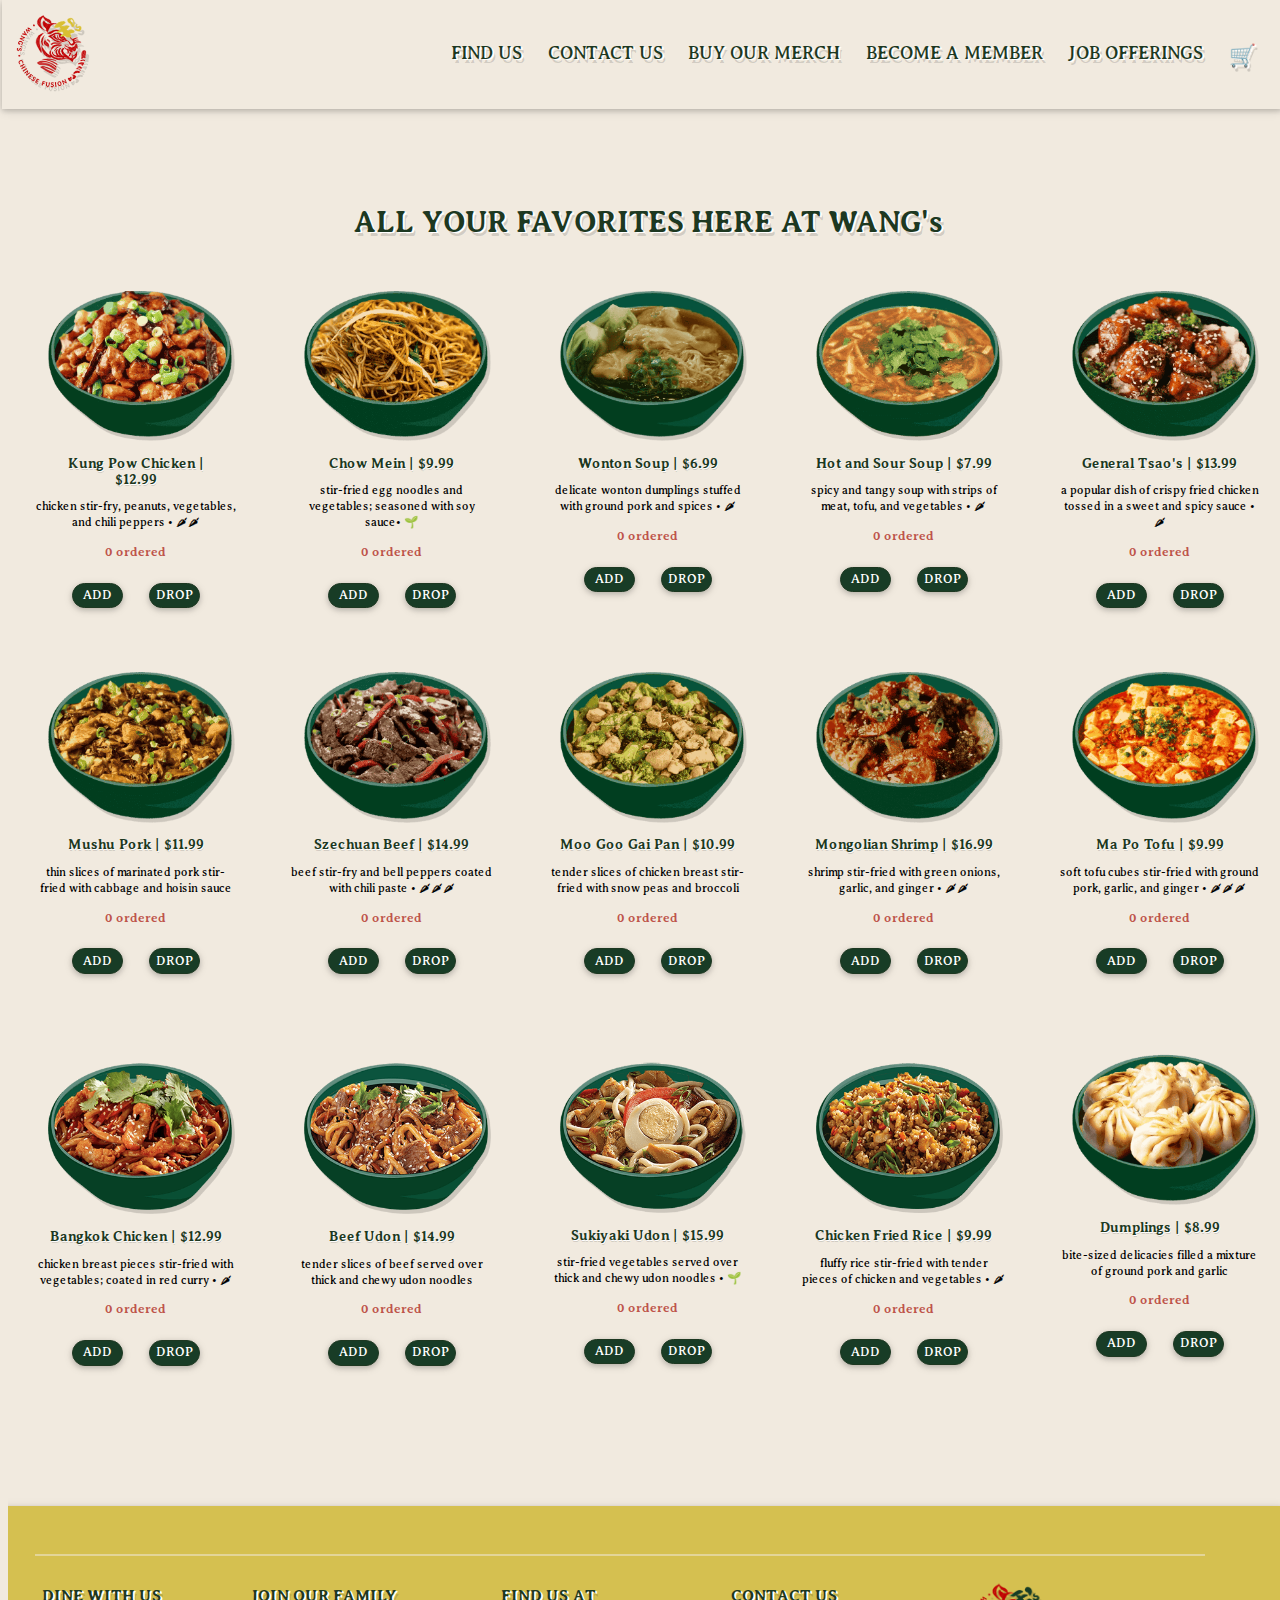
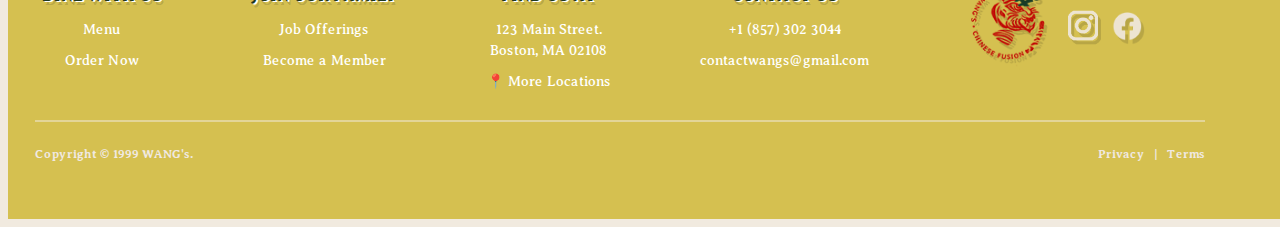
<file: pages/Menu/Menu.html>
<!DOCTYPE html>
<html lang="en">
    <head>
        <meta charset="UTF-8" />
        <meta name="description" content="Wang's" />
        <meta name="keywords" content="Chinese, Food, Restaurant" />

        <!-- responsive setting -->
        <meta name="viewport" content="width=device-width, initial-scale=1.0" />

        <!-- compatible for old IE -->
        <meta http-equiv="X-UA-Compatible" content="ie=edge" />

        <title>Menu</title>

        <link rel="stylesheet" href="../../externals/navibar.css" />

        <script src="https://ajax.googleapis.com/ajax/libs/jquery/3.6.3/jquery.min.js"></script>
        <script src="orderSystem.js" defer></script>

        <link
            rel="stylesheet"
            href="https://fonts.googleapis.com/css2?family=Material+Symbols+Outlined:opsz,wght,FILL,GRAD@48,400,0,0"
        />

        <link href="https://fonts.googleapis.com/css2?family=Averia+Serif+Libre:ital,wght@0,300;0,400;0,700;1,300;1,400;1,700&family=Questrial&display=swap" rel="stylesheet">

        <style>
            a{
                color: #1d3821;
                text-shadow: 2px 1px 0px white, 3px 4px 0px rgba(0,0,0,0.15);            
            }

            a:hover{
                cursor: pointer !important;
            }

            .footerSubheading{
                color:white;
                text-shadow:none !important;            
            }

            html,body{
                font-family: Averia Serif Libre!important;
                line-height:1.5;
                font-size: 15px;
                background-color: #f1eadf;
                overflow-x: hidden;
            }

            h1{
                color: #1d3821;
                text-shadow: 2px 1px 0px white, 3px 4px 0px rgba(0,0,0,0.15);
            }

            h2{
                color: white !important;
            }

            h3{
                margin-bottom: -2%;
                text-shadow: 2px 2px rgba(255, 255, 255, 0.61);
            }

            h4{
                font-size:80%;
                color:#f0e9e1;
            }

            p{
                font-size: 110%;
                margin-bottom: 10%;
            }

            /*BODY*/
            div.display-grid {
                display: grid;
                grid-template-columns: auto auto auto auto auto;
                line-height: 1.25vw;
                font-size: 0.9vw;
            }

            div.food-display {
                margin: 2vw;
                float:none;
                width: 16vw;
                border-radius: 50px;
                text-align: center;
            }

            div.food-display:hover {
                background-image: linear-gradient(to right bottom, #f0e9e1, #c8b04645);
                box-shadow:0 2px 5px 0 rgba(0,0,0,0.16),0 2px 10px 0 rgba(0,0,0,0.12);
                width: 85%;
            }

            div.food-display img {
                width: 90%;
                height: auto;
                margin-left: 4%;
                filter: drop-shadow(3px 4px 0px rgba(0,0,0,0.15));
            }

            div.text-display {
                padding: 1vw;
                text-align: center;
                font-size: 1.1vw;
                font-weight: bold;
                color: #1d3821;
                text-shadow: 1px 1px 0px white, 1px 2px 0px rgba(0,0,0,0.15);
            }

            div.count-display {
                padding: 1vw;
                text-align: center;
                font-size: 1vw;
                font-weight: bold;
                color: #b33229d0;
            }

            div.button-display {
                margin-top: -1.5%;
                padding: 1vw;
                display: flex;
            }

            div.button-display button {
                margin-left: 2vw;
                width: 4vw;
                height: 2vw;
                font-size: 1vw;
                border-radius: 20px;
                border:#1d3821 1px solid;
                background-color:#183c26;
                box-shadow:0 2px 5px 0 rgba(0,0,0,0.16),0 2px 10px 0 rgba(0,0,0,0.12);
                color: white;
                font-family: Averia Serif Libre!important;
            }

            div.button-display button:hover {
                margin-left: 2vw;
                width: 4vw;
                height: 2vw;
                font-size: 1vw;
                border:#b33229 1px solid;
                background-color:#b33229;
                color: white;
                font-family: Averia Serif Libre!important;
                transform: translate(1px, 1px);
            }

            img {
                background-color: transparent;
                z-index: 10;
            }
        </style>
    </head>

    <header>
        <div class="navContainer">
          <div class="navBar navCard">
              <a href="../../index.html"> <img src="../../images/logo3.png" class=" logo w3-padding-large"
                  style="width:5em; height: 5.1em; padding: 1%; filter: drop-shadow(3px 4px 0px rgba(0,0,0,0.15));"></a>
              <a href="../Order/Order.html" class="navBarItem navButton" 
              style="margin-right: 1%; font-size: 1.7vw"><b>🛒</b></a>
              <a href="../Employment/Employment.html" class="navBarItem navButton">JOB OFFERINGS</a>
              <a href="../Membership/Membership.html" class="navBarItem navButton">BECOME A MEMBER</a>
              <a href="../Merch/merch.html" class="navBarItem navButton">BUY OUR MERCH</a>
              <a href="../Contact2/contact.html" class="navBarItem navButton">CONTACT US</a>
              <a href="../Locations/locations.html" class="navBarItem navButton">FIND US</a>
      
          </div>
      </div>
      
      </header>

    <body>
        <h1 style="margin-top: 15%; text-align: center;">ALL YOUR FAVORITES HERE AT WANG's</h1>

        <div class="display-grid" id="display-grid" style="margin-bottom: 8%;"></div>
        
<!-- FOOTER -->
        <div class="footer" style="text-decoration: none;">
            <hr>
            <div class="mainFooter">
                <div class="footerCol">
                    <h1><a href="../Locations/locations.html">DINE WITH US</a></h1>
                    <h2><a href="../Menu/Menu.html" class="footerSubheading">Menu</a></h2>
                    <h2><a href="../Menu/Menu.html" class="footerSubheading">Order Now</a></h2>
                </div>
                <div class="footerCol">
                    <h1><a href="../Employment/Employment.html">JOIN OUR FAMILY</a></h1>
                    <h2><a href="../Employment/Employment.html" class="footerSubheading">Job Offerings</a></h2>
                    <h2><a href="../Membership/Membership.html" class="footerSubheading">Become a Member</a></h2>
                </div>
                <div class="footerCol">
                    <h1><a href="../Employment/Employment.html">FIND US AT</a></h1>
                    <h2>123 Main Street.<br>
                        Boston, MA 02108<br>
                    </h2>
                    <h2><a href="../Locations/locations.html" class="footerSubheading">📍 More Locations</a></h2>
                </div>
                <div class="footerCol">
                    <h1><a href="../Contact2/contact.html">CONTACT US</a></h1>
                    <h2>+1 (857) 302 3044</h2>
                    <h2>contactwangs@gmail.com</h2>
                </div>
                <div class="footerCol">
                    <div class="footer-icons">
                        <img src="../../images/logoGreen.png">
                        <img src="../../images/footerIcon1.png"
                        style="width:30px; opacity: 0.9; padding-bottom:15%;">
                        <img src="../../images/footerIcon2.png" 
                        style="width:30px; opacity: 0.9; padding-bottom:15%;">
                    </div>
                </div>
            </div>
            <hr>
            <div class="bottomFooter">
                <h4>Copyright © 1999 WANG's.</h4>
                <h4>Privacy &nbsp; | &nbsp; Terms</h4>
            </div>
        </div>
    </body>
</html>
</file>
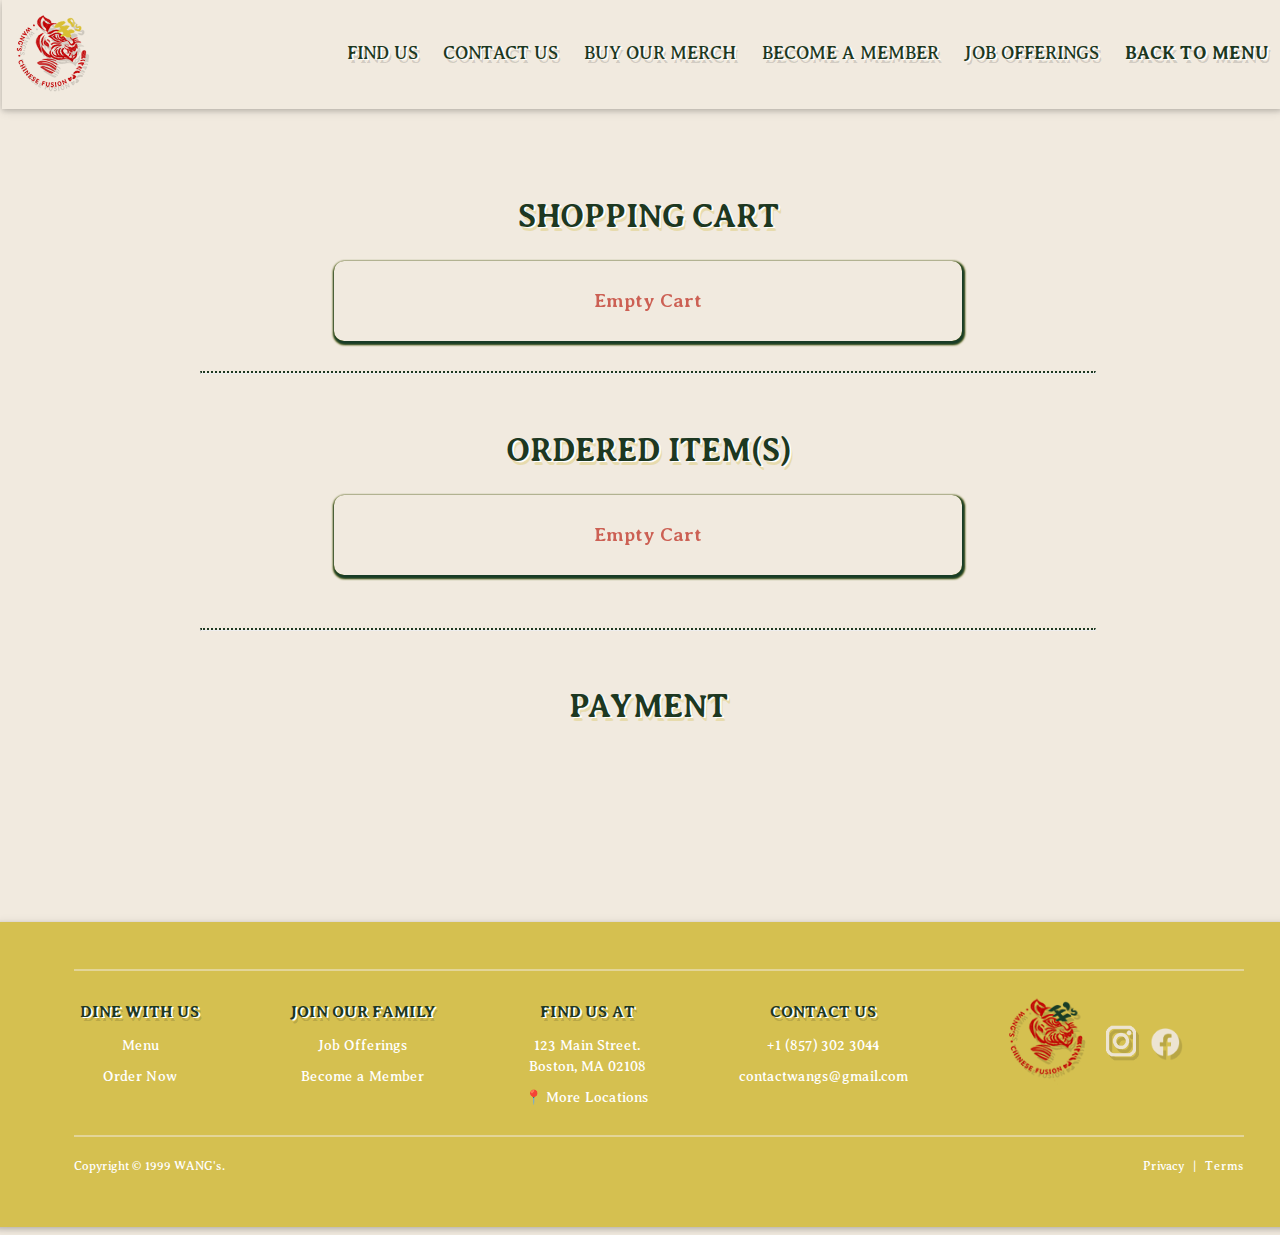
<file: pages/Order/Order.html>
<!DOCTYPE html>
<html lang="en">
    <head>
        <meta charset="UTF-8" />
        <meta name="description" content="Wang's">
        <meta name="keywords" content="Chinese, Food, Restaurant">

        <!-- responsive setting -->
        <meta name="viewport" content="width=device-width, initial-scale=1.0" />

        <!-- compatible for old IE -->
        <meta http-equiv="X-UA-Compatible" content="ie=edge" />

        <title>Shopping Cart</title>
        <link rel="stylesheet" href="../../externals/navibar.css" />
        <link
            rel="stylesheet"
            href="https://fonts.googleapis.com/css2?family=Material+Symbols+Outlined:opsz,wght,FILL,GRAD@48,400,0,0"/>
        <link href="https://fonts.googleapis.com/css2?family=Averia+Serif+Libre:ital,wght@0,300;0,400;0,700;1,300;1,400;1,700&family=Questrial&display=swap" rel="stylesheet">

        <script src="https://ajax.googleapis.com/ajax/libs/jquery/3.6.3/jquery.min.js"></script>
        <script type="text/javascript" src="loadOrder.js" defer></script>

        <style>
            body{
                overflow-x: hidden;
            }

            a{
                color: #1d3821;
                text-shadow: 2px 1px 0px white, 3px 4px 0px rgba(0,0,0,0.15);            
            }

            a:hover{
                cursor: pointer !important;
            }

            .footerSubheading{
                color:white !important;
                text-shadow:none !important;
                opacity: 1 !important;            
            }

            h1 {
                font-size: 2.5vw;
                color: #1d3821;
                text-shadow: 2px 1px 0px white, 3px 4px 0px #d5c15059;
                text-align: center;
            }

            h4 {
                font-size: 1.5vw;
                color: #bd271a;   
                opacity: 0.7;         
            }

            h5{
                font-size: 4vw;
                margin-top: 28%;
                color: #1d3821;
                text-shadow: 2px 1px 0px white, 3px 4px 0px #d5c15059;
                text-align: center;
            }

            li {
                font-size: 1.75vw;
            }

            table {
                border-collapse: collapse;
                margin: auto;
                width: 70%;
                font-size: 2vw;
                text-align: center;
                min-width: 200px;
                box-shadow: 0 0 20px rgba(0, 0, 0, 0.15);
            }

            p {
                size: 70vw;
                margin: auto;
                width: 70%;
                font-size: 2vw;
            }

            #order-display{
                font-size: 1.5vw;
                text-align: center;
                color: #183c26;
                box-shadow: 1px 2px 2px 2px #183c26, 1px 2px 2px 2px #d3bd48;
                border-radius: 10px;
            }

            #ordered-display{
                font-size: 1.5vw;
                text-align: center;
                color: #183c26;
                box-shadow: 1px 2px 2px 2px #183c26, 1px 2px 2px 2px #d3bd48;
                border-radius: 10px;
            }

            .cart-button {
                font-size: 1.2vw;
                font-family: Averia;
                font-stretch: expanded;
                text-align: center;
                margin-left: 41.5%;
                display: inline-flex;
                margin-top: 5%;
                padding: 1.5% 2%;
                background-color: #183c26;
                border: #183c26 3px solid;
                color:white;
                font-weight: 600;    
                cursor: pointer;
                transition: 0.3s ease;
                text-decoration: none;
                border-radius: 50px;
                box-shadow: 0px 2px 2px #d3bd48, 0px 2px 2px #bd271a;
            }

            .cart-button:hover{
                transform: translate(2%, 2%);
                background-color: #f1eadf;
                color:#183c26;
                border: #183c26 3px solid;
                font-weight: 600;    
                cursor: pointer !important;
                box-shadow: 0px 2px 2px #bd271a, 0px 2px 2px #bd271a;
            }

            .bill-button {
                font-size: 1.2vw;
                font-family: Averia;
                font-stretch: expanded;
                text-align: center;
                margin-left: 41.5%;
                display: inline-flex;
                margin-top: 5%;
                padding: 1.5% 2%;
                background-color: #183c26;
                border: #183c26 3px solid;
                color:white;
                font-weight: 600;    
                cursor: pointer;
                transition: 0.3s ease;
                text-decoration: none;
                border-radius: 50px;
                box-shadow: 0px 2px 2px #d3bd48, 0px 2px 2px #bd271a;
            }

            .bill-button:hover{
                transform: translate(2%, 2%);
                background-color: #f1eadf;
                color:#183c26;
                border: #183c26 3px solid;
                font-weight: 600;    
                cursor: pointer !important;
                box-shadow: 0px 2px 2px #bd271a, 0px 2px 2px #bd271a;
            }

            #display{
                margin: 15%;
            }

            #remv{
                font-size: 1.5vw;
                color: #1d3821;
                text-shadow: 1px 1px 0px white, 2px 2px 0px rgba(0,0,0,0.15);
            }
        </style>
    </head>
    <header>
        <div class="navContainer">
          <div class="navBar navCard">
              <a href="../../index.html"> <img src="../../images/logo3.png" class=" logo w3-padding-large"
                  style="width:5em; height: 5.1em; padding: 1%; filter: drop-shadow(3px 4px 0px rgba(0,0,0,0.15));"></a>
              <a href="../Menu/Menu.html" class="navBarItem navButton"><b>BACK TO MENU</b></a>
              <a href="../Employment/Employment.html" class="navBarItem navButton">JOB OFFERINGS</a>
              <a href="../Membership/Membership.html" class="navBarItem navButton">BECOME A MEMBER</a>
              <a href="../Merch/merch.html" class="navBarItem navButton">BUY OUR MERCH</a>
              <a href="../Contact2/contact.html" class="navBarItem navButton">CONTACT US</a>
              <a href="../Locations/locations.html" class="navBarItem navButton">FIND US</a>
      
          </div>
      </div>
      
      </header>

    <body>
        <div id="display">
            <h1>SHOPPING CART</h1>
                <form id="cart">
                    <table id="order-display"></table>
                </form>
                <br>
                <hr style="border-top: 2px dotted #1d3821;">
                <br>
            <h1>ORDERED ITEM(S)</h1>
                <form id="bill">
                    <table id="ordered-display"></table>
                    <br>
                </form>
                <br>
                <hr style="border-top: 2px dotted #1d3821;"></hr>
                <br>
            <div id="pay">
                <h1>PAYMENT</h1>
                <ul id="pay-display">
                </ul>
            </div>
        </div>
        
    
<!-- FOOTER -->
        <div class="footer" style="margin-left: -1%;">
            <hr>
            <div class="mainFooter">
                <div class="footerCol">
                    <h1><a href="../Locations/locations.html">DINE WITH US</a></h1>
                    <h2><a href="../Menu/Menu.html" class="footerSubheading">Menu</a></h2>
                    <h2><a href="../Menu/Menu.html" class="footerSubheading">Order Now</a></h2>
                </div>
                <div class="footerCol">
                    <h1><a href="../Employment/Employment.html">JOIN OUR FAMILY</a></h1>
                    <h2><a href="../Employment/Employment.html" class="footerSubheading">Job Offerings</a></h2>
                    <h2><a href="../Membership/Membership.html" class="footerSubheading">Become a Member</a></h2>
                </div>
                <div class="footerCol">
                    <h1><a href="../Employment/Employment.html">FIND US AT</a></h1>
                    <h2 class="footerSubheading">123 Main Street.<br>
                        Boston, MA 02108<br>
                    </h2>
                    <h2><a href="../Locations/locations.html" class="footerSubheading">📍 More Locations</a></h2>
                </div>
                <div class="footerCol">
                    <h1><a href="../Contact2/contact.html">CONTACT US</a></h1>
                    <h2 class="footerSubheading">+1 (857) 302 3044</h2>
                    <h2 class="footerSubheading">contactwangs@gmail.com</h2>
                </div>
                <div class="footerCol">
                    <div class="footer-icons">
                        <img src="../../images/logoGreen.png">
                        <img src="../../images/footerIcon1.png"
                        style="width:30px; opacity: 0.9; padding-bottom:15%;">
                        <img src="../../images/footerIcon2.png" 
                        style="width:30px; opacity: 0.9; padding-bottom:15%;">
                    </div>
                </div>
            </div>
            <hr>
            <div class="bottomFooter">
                <h3 style="font-size: 12px;">Copyright © 1999 WANG's.</h3>
                <h3 style="font-size: 12px;">Privacy &nbsp; | &nbsp; Terms</h3>
            </div>
        </div>
    </body>
</html>
</file>
<file: externals/styles.css>
/* -- NAV BAR STUFF */
.navContainer{
  position:fixed;
  width:100%;
  z-index:1;
  top: 0;
  margin-left: -.5% !important;
  background-color: #f1eadf;
}


.navBar .navBarItem{
  padding:1% 1%;
  float:right;
  width:auto;
  border:none;
  display:block;
  outline:0;
  white-space:normal;
}

.navBarItem:hover{
  cursor: pointer;
}


.navBar:before,.navBar:after{
  content:"";
  display:table;
  clear:both
}

.navCard{
  box-shadow:0 2px 5px 0 rgba(0,0,0,0.16),0 2px 10px 0 rgba(0,0,0,0.12);
}

.navButton{
  width:100%;
  text-align:left;
  padding:8px 16px;
  border:none;
  display:inline-block;
  vertical-align:middle;
  overflow:hidden;
  text-decoration:none;
  color:inherit;
  background-color:inherit;
  text-align:center;
  cursor:pointer;
  white-space:nowrap;
  -webkit-touch-callout:none;
  -webkit-user-select:none;
  -khtml-user-select:none;
  -moz-user-select:none;
  -ms-user-select:none;
  user-select:none
}   

.navButton{
  font-size: 1.2em;
  text-shadow: 2px 1px 0px white, 3px 4px 0px rgba(0,0,0,0.15);
  color: #1d3821;    
  padding:8px 8px;
  text-decoration:none;
  cursor:pointer;
  align-items: right;
  position: sticky;
  z-index: 100;
  top: 3%;
}

.navButton:hover{
  text-shadow: 2px 1px 0px white, 6px 6px 6px rgba(0,0,0,0.3);
  cursor: pointer;
}
/*NAVBAR END*/

/* @media (max-width:992px) and (min-width:601px){.w3-hide-medium{display:none!important}}
@media (min-width:993px){.w3-modal-content{width:900px}.w3-hide-large{display:none!important}.w3-sidebar.w3-collapse{display:block!important}}
.w3-right{float:right!important}
@media (max-width:992px) and (min-width:601px){.w3-hide-medium{display:none!important}}
NAVBAR END */


html,body{
  font-family: Averia Serif Libre!important;
  font-size:15px;
  line-height:1.5;
  background-color: #f1eadf;
  width: 100%;
  overflow-x: hidden;
}

h1{
  color: #1d3821;
  text-shadow: 2px 1px 0px white, 3px 4px 0px rgba(0,0,0,0.15);
}

h3{
  margin-bottom: -2%;
  color: #1d3821;
  text-shadow: 2px 2px rgba(255, 255, 255, 0.61);
}

h4{
  font-size:80%;
  color:#f0e9e1;
}

p{
  font-size: 110%;
  margin-bottom: 10%;
}

.price{
    color: #1d3821;
    text-shadow: 2px 1px 0px white, 3px 4px 0px rgba(0,0,0,0.15);
}

/* 
.navBar{
    position: fixed;
    margin-left: 65%;
    margin-top: -9%;
    width: fit-content;
    height: 30%;
    z-index: 100;
    /* background-color: #f1eadf;
    box-shadow: 2px 1px 0px black, 3px 4px 0px rgba(0,0,0,0.15);
} */


img{vertical-align:middle;}a{color:inherit}


.banner{
    margin: 3%;
    width: 100%;
    height: 100%;
    margin-top: 15%;
    margin-bottom: 10%;
    z-index: -100;
}

.bannerLeft{
    display: inline-block;
    width: 30%;
    height: 100%;
    margin-left: 2%;
    margin-top: 5%;
}

.bannerRight{
    display: inline-block;
    width: 50%;
    padding-left: 12%;
    margin-top: 0%;
}


.bannerButtons{
    width: 100%;
    height: 100%;
    margin-top: -10%;
}

.orderButton{
    display: inline-flex;
    margin-top: 5%;
    padding: 3% 5.8%;
    background-color: #183c26;
    border: #183c26 2px solid;
    color:white;
    font-size: 110%;
    font-weight: 600;    
    cursor: pointer;
    transition: 0.3s ease;
    text-decoration: none;
    border-radius: 50px;
    box-shadow: 0px 1px 1px #bd271a, 0px 1px 0px #bd271a;
}

.orderButton:hover{
  background-color: #f0e9e1;
  border: #183c26 3px solid;
  color:#183c26;
  border-radius: 50px;
  box-shadow: 0px 1px 1px #d5c150d9, 0px 1px 0px #d5c150d9;
  transform: translate(2px, 2px);
}

.recipeButton{
  display: inline-flex;
  margin-top: 5%;
  margin-left: 5%;
  padding: 3% 7.5%;
  border: #183c26 3px solid;
  color:#183c26;
  font-size: 110%;
  font-weight: 600;    
  cursor: pointer;
  transition: 0.3s ease;
  text-decoration: none;
  border-radius: 50px;
  box-shadow: 0px 1px 1px #d5c150d9, 0px 1px 0px #d5c150d9;
}

.recipeButton:hover{
  display: inline-flex;
  background-color: #183c26;
  border: #183c26 3px solid;
  color:white;
  font-size: 110%;
  font-weight: 600;    
  cursor: pointer !important;
  transition: 0.3s ease;
  text-decoration: none;
  border-radius: 50px;
  box-shadow: 0px 1px 1px #bd271a, 0px 1px 0px #bd271a;
  transform: translate(2px, 2px);
}


.table{
    text-align: justify-content;
    text-align: center;
    padding: 3%;
    margin: 3%;
    margin-bottom: 15% !important;
    background-image: linear-gradient(to right bottom, #d5c1507a, #d5c150ca);
    border-radius: 30px;
    box-shadow:0 2px 3px 0px #bd271a,0 2px 5px 0 rgba(0, 0, 0, 0.375);

}

.imgBg{
    text-align: justify-content;
    text-align: center;
    padding: 4%;
    margin-top: 6%;
    margin-right: 1%;
}

.table-image{
    width:90%;
    height:auto;
    margin-top: -5%;
    filter: drop-shadow(10px 10px 10px rgba(0, 0, 0, 0.631));
    opacity: 1;
}


.table-wrap{
    display: flex;
    justify-content:center;
}

.menuButton{
    width: 40%;
    padding: 10px 10px;
    border: #183c26 3px solid;
    background-color: #183c26;
    color:white;
    font-size: 1rem;
    font-weight: 600;    
    cursor: pointer;
    outline: none;
    transition: 0.3s ease;
    text-decoration: none;
    border-radius: 50px;
    box-shadow:0 2px 2px 0 #bd271a,0 2px 10px 0 rgba(0,0,0,0.12)
    /* margin-left: 27%; */
}

.menuButton:hover{
    border: none;
    background: #bd271a;
    color:white;
    font-size: 1rem;
    font-weight: 600;    
    cursor: pointer;
    outline: none;
    transition: 0.3s ease;
    text-decoration: none;
    box-shadow:0 2px 5px 0 rgba(0,0,0,0.16),0 2px 10px 0 rgba(0,0,0,0.12)
} 

/* carousel for desktop screens  */
@media only screen and (min-width: 1024px) {
    .carousel {
      max-width: 100%;
      position: relative;
      margin: auto;
      display: flex;
      margin-block: 100px;
    }
    
    .slides {
      margin-inline: 5px;
    }
    
    .next,
    .prev {
      border: #183c26 3px solid;
      color:#183c26;
      box-shadow: 0px 1px 1px #d5c150d9, 0px 1px 0px #d5c150d9;
      width: 50px;
      height: 50px;
      border-radius: 100px;
      cursor: pointer;
      margin: auto;
    }
    
    .next:hover,
    .prev:hover {
      background-color: #183c26;
      border: #183c26 3px solid;
      color:white;
      box-shadow: 0px 1px 1px #bd271a, 0px 1px 0px #bd271a;
      cursor: pointer;
    }
    
    .fade {
      animation-name: fade;
      animation-duration: 0.7s;
    }
    
    @keyframes fade {
      from {
        opacity: .2
      }
    
      to {
        opacity: 1
      }
    }
  }
  
  /* carousel for mobile & tablet screens  */
  @media only screen and (max-width: 1024px) {
    .carousel {
      max-width: 100%;
      position: relative;
      margin: auto;
      display: flex;
      margin-block: 50px;
    }
    
    .slides {
      /* display: none; */
      width: 100%;
      z-index: -9;
    }
    
    .next .prev {
      position: absolute;
      right: 15px;
      top: 25vw;
      border: #183c26 3px solid;
      color:#183c26;
      box-shadow: 0px 1px 1px #d5c150d9, 0px 1px 0px #d5c150d9;
      color: white;
      width: 7vw;
      height: 7vw;
      border-radius: 100px;
      cursor: pointer;
      margin: auto;
    }
    
    .next:hover,
    .prev:hover {
      background-color: #183c26;
      border: #183c26 3px solid;
      color:white;
      box-shadow: 0px 1px 1px #bd271a, 0px 1px 0px #bd271a;    
      cursor: pointer;
    }
    
    .fade {
      animation-name: fade;
      animation-duration: 0.7s;
    }
    
    @keyframes fade {
      from {
        opacity: .2
      }
    
      to {
        opacity: 1
      }
    }
  }

 /* FOOTER: DESKTOP */

a{
  text-decoration: none !important;
}

a:hover{
  cursor: pointer !important;
}

@media only screen and (min-width: 1024px) {
  .footer {
    width: 97.4%;
    height: 10%;
    padding: 40px;
    margin-left: -4%;
    background-color: #d5c050;
    box-shadow:0 2px 5px 0 rgba(0,0,0,0.16),0 2px 10px 0 rgba(0,0,0,0.12)
  }

  .footer>hr {
    margin-inline: 3vw;
    border: 0.7px solid #f1eadf;
    opacity: 0.5;
  }

  .footer-icons {
    display: inline;
  }

  .footer-icons>img {
    width: 90px;
    margin: 5px;
    filter: drop-shadow(3px 4px 0px rgba(0,0,0,0.15));
  }

  .footer-icons>img:hover {
    cursor: pointer;
  }

  .mainFooter {
    display: flex;
  }

  .footerCol {
    margin-inline: 3.5vw;
    margin-block: 0.8vw;
    color: white;
    text-align: center;
    text-decoration: none !important;
  }

  .footerCol>h1 {
    font-size: 16px;
    text-decoration: none;
    color: #1d3821;
    text-shadow: 2px 1px 0px #f1eadf;
    text-align: center;
  }

  .footerCol>h1:hover {
    text-shadow: 2px 1px 0px #f1eadf, 2px 3px 0px rgba(0,0,0,0.15);
    cursor: pointer;
  }

  .footerCol>h2 {
    font-size: 14px;
    font-weight: normal;
    margin-block: 10px;
    text-decoration: none;
  }

  .footerCol>h2:hover {
    text-shadow: 1px 1px rgba(0,0,0,0.15);
    cursor: pointer;
  }

  .bottomFooter {
    display: flex;
    margin-inline: 3vw;
    justify-content: space-between;
  }

  .bottomFooter>h3 {
    color: white;
    font-weight: normal;
    font-size: 14px;
  }
}
/* FOOTER: TABLETS */
@media only screen and (max-width: 1024px) {
  .footer {
    width: 97.4%;
    height: 10%;
    padding: 40px;
    margin-left: -4%;
    background-color: #d5c050;
  }

  .footer > hr {
    border: 0.5px solid white;
  }

  .footer-icons {
    display: flex;
  }

  .footer-icons>img {
    width: 40px;
    margin: 5px;
  }

  .mainFooter {
    display: flex;
    justify-content: space-between;
  }

  .footerCol {
    margin-block: 15px;
    color: white;
  }

  .footerCol>h1 {
    font-size: 14px;
  }

  .footerCol>h2 {
    font-size: 12px;
    font-weight: normal;
  }

  .footer-icons {
    margin: auto;
  }

  .bottomFooter {
    display: flex;
    justify-content: space-between;
  }

  .bottomFooter > h3 {
    color: white;
    margin-block: 15px;
    font-weight: normal;
    font-size: 14px;
  }
}

/* FOOTER: MOBILE SCREENS */
@media only screen and (max-width: 600px) {
  .footer {
    width: 100%;
    padding: 50px;
    background-color: #d5c050;
  }

  .footer > hr {
    border: 0.5px solid white;
  }

  .footer-icons {
    display: flex;
  }

  .footer-icons>img {
    width: 30px;
    margin: 5px;
  }

  .mainFooter {
    display: grid;
    align-items: center !important;
  }

  .footerCol {
    margin-block: 15px;
    color: white;
  }

  .footerCol>h1 {
    font-size: 15px;
  }

  .footerCol>h2 {
    display: none;
  }

  .footer-icons {
    margin: auto;
  }

  .bottomFooter {
    display: block;
    justify-content: space-between;
  }

  .bottomFooter > h3 {
    color: white;
    margin-block: 15px;
    font-weight: normal;
  }
}
</file>
<file: externals/navibar.css>
.navContainer {
    position: fixed;
    width: 100%;
    z-index: 1;
    top: 0;
    margin-left: -0.5% !important;
    background-color: #f1eadf;
}

.navBar .navBarItem {
    padding: 1% 1%;
    float: right;
    width: auto;
    border: none;
    display: block;
    outline: 0;
    white-space: normal;
}

.navBarItem:hover {
    cursor: pointer;
}

.navBar:before,
.navBar:after {
    content: "";
    display: table;
    clear: both;
}

.navCard {
    box-shadow: 0 2px 5px 0 rgba(0, 0, 0, 0.16),
        0 2px 10px 0 rgba(0, 0, 0, 0.12);
}

.navButton {
    width: 100%;
    text-align: left;
    padding: 8px 16px;
    border: none;
    display: inline-block;
    vertical-align: middle;
    overflow: hidden;
    text-decoration: none;
    color: inherit;
    background-color: inherit;
    text-align: center;
    cursor: pointer;
    white-space: nowrap;
    -webkit-touch-callout: none;
    -webkit-user-select: none;
    -khtml-user-select: none;
    -moz-user-select: none;
    -ms-user-select: none;
    user-select: none;
}

.navButton {
    font-size: 1.2em;
    text-shadow: 2px 1px 0px white, 3px 4px 0px rgba(0, 0, 0, 0.15);
    color: #1d3821;
    padding: 8px 8px;
    text-decoration: none;
    cursor: pointer;
    align-items: right;
    position: sticky;
    z-index: 100;
    top: 3%;
}

.navButton:hover {
    text-shadow: 2px 1px 0px white, 6px 6px 6px rgba(0, 0, 0, 0.3);
    cursor: pointer;
}

@media only screen and (min-width: 1024px) {
    .footer {
        width: 97.4%;
        height: 10%;
        padding: 40px;
        margin-left: -4%;
        background-color: #d5c050;
        box-shadow: 0 2px 5px 0 rgba(0, 0, 0, 0.16),
            0 2px 10px 0 rgba(0, 0, 0, 0.12);
    }

    .footer > hr {
        margin-inline: 3vw;
        border: 0.7px solid #f1eadf;
        opacity: 0.5;
    }

    .footer-icons {
        display: inline;
    }

    .footer-icons > img {
        width: 90px;
        margin: 5px;
        filter: drop-shadow(3px 4px 0px rgba(0, 0, 0, 0.15));
    }

    .footer-icons > img:hover {
        cursor: pointer;
    }

    .mainFooter {
        display: flex;
    }

    .footerCol {
        margin-inline: 3.5vw;
        margin-block: 0.8vw;
        color: white;
        text-align: center;
        text-decoration: none !important;
    }

    .footerCol > h1 {
        font-size: 16px;
        text-decoration: none;
        color: #1d3821;
        text-shadow: 2px 1px 0px #f1eadf;
        text-align: center;
    }

    .footerCol > h1:hover {
        text-shadow: 2px 1px 0px #f1eadf, 2px 3px 0px rgba(0, 0, 0, 0.15);
        cursor: pointer;
    }

    .footerCol > h2 {
        font-size: 14px;
        font-weight: normal;
        margin-block: 10px;
        text-decoration: none;
    }

    .footerCol > h2:hover {
        text-shadow: 1px 1px rgba(0, 0, 0, 0.15);
        cursor: pointer;
    }

    .bottomFooter {
        display: flex;
        margin-inline: 3vw;
        justify-content: space-between;
    }

    .bottomFooter > h3 {
        color: white;
        font-weight: normal;
        font-size: 14px;
    }
}
/* FOOTER: TABLETS */
@media only screen and (max-width: 1024px) {
    .footer {
        width: 97.4%;
        height: 10%;
        padding: 40px;
        margin-left: -4%;
        background-color: #d5c050;
    }

    .footer > hr {
        border: 0.5px solid white;
    }

    .footer-icons {
        display: flex;
    }

    .footer-icons > img {
        width: 40px;
        margin: 5px;
    }

    .mainFooter {
        display: flex;
        justify-content: space-between;
    }

    .footerCol {
        margin-block: 15px;
        color: white;
    }

    .footerCol > h1 {
        font-size: 14px;
    }

    .footerCol > h2 {
        font-size: 12px;
        font-weight: normal;
    }

    .footer-icons {
        margin: auto;
    }

    .bottomFooter {
        display: flex;
        justify-content: space-between;
    }

    .bottomFooter > h3 {
        color: white;
        margin-block: 15px;
        font-weight: normal;
        font-size: 14px;
    }
}

/* FOOTER: MOBILE SCREENS */
@media only screen and (max-width: 600px) {
    .footer {
        width: 100%;
        padding: 50px;
        background-color: #d5c050;
    }

    .footer > hr {
        border: 0.5px solid white;
    }

    .footer-icons {
        display: flex;
    }

    .footer-icons > img {
        width: 30px;
        margin: 5px;
    }

    .mainFooter {
        display: grid;
        align-items: center !important;
    }

    .footerCol {
        margin-block: 15px;
        color: white;
    }

    .footerCol > h1 {
        font-size: 15px;
    }

    .footerCol > h2 {
        display: none;
    }

    .footer-icons {
        margin: auto;
    }

    .bottomFooter {
        display: block;
        justify-content: space-between;
    }

    .bottomFooter > h3 {
        color: white;
        margin-block: 15px;
        font-weight: normal;
    }
}

html,body{
    font-family: Averia Serif Libre!important;
    font-size:15px;
    line-height:1.5;
    background-color: #f1eadf;
    width: 100%;
    /* overflow-x: auto; */
}

a{
    text-decoration: none !important;
  }
  
  a:hover{
    cursor: pointer !important;
  }
</file>
<file: pages/Contact2/contact.css>
html,body{
    font-family: Averia Serif Libre!important;
    font-size:15px;
    line-height:1.5;
    background-color: #f1eadf;
    width: 100%;
    overflow-x: hidden;
}

.container {
    display: flex;
    justify-content: center;
    flex-direction: column;
    width: 90%;
    max-width: 100%;
    margin-top: 5%;
    padding: 5%;
    text-align: center;
}

h1{
    text-align: center;
    color: #1d3821;
    text-shadow: 2px 1px 0px white, 3px 4px 0px rgba(0,0,0,0.15);
    margin-bottom: -0.5%;
}

h2 {
    font-size: 20px;
    text-align: center;
    margin-top: -0.5%;
}

form label {
    display: block;
    margin-bottom: 10px;
    font-size: 18px;
    font-weight: bold;
}

form input{
    padding: 1% .2%;
    border: none;
    border-radius: 50px;
    margin-bottom: 20px;
    width:18%;
    background-image: linear-gradient(to right bottom, #f0e9e1, #183c2690);
    border: #183c26 2.5px solid;    
    border-radius: 30px;
    font-family: averia;
}

form textarea {
    padding: 1.2%;
    border: none;
    border-radius: 50px;
    background-color: #f0e9e1;
    margin-bottom: 20px;
    width: 30%;
    box-shadow: 1px 2px 2px #c8b146;
    color:#c8b146;
    border: #c8b146 2.5px solid;
    background-image: linear-gradient(to right bottom, #f0e9e1, #c8b0469a);
}

form input:focus {
    box-shadow: 1px 2px 2px #183c26ac;
    color:#183c26;
    border: #183c26 2.5px solid;    
    background-color: #f0e9e1;
    cursor: pointer !important;
}

form textarea:focus {
    background-image: linear-gradient(to right bottom, #f0e9e1, #c8b0469a);
    cursor: pointer !important;
}

form input[type="submit"]{
    display:block;
    font-family: Averia Serif Libre!important;
    font-size: 1.4vw !important;
    font-weight: 600;  
    padding: 1% 0.5%;
    width: 10%;
    margin: 0 auto;
    box-shadow: 2px 1px 0px #183c26, 3px 4px 0px #c8b0469a; 
    color:#f0e9e1; 
    border: none;          
    font-size: 110%;
    font-weight: 600;    
    cursor: pointer;
    transition: 0.3s ease;
    text-decoration: none;
    border-radius: 50px;
    background-color: #1d3821;
}

form input[type="submit"]:hover {   
    color:white;
    cursor: pointer;
    transition: 0.3s ease;
    text-decoration: none;
    border-radius: 50px;
    margin: 0 auto;
    transform: translate(2%, 2%);
    background-color: #1d3821 !important;
}

/* other stuff */
.footerSubheading{
    color:white;
    text-shadow:none !important;            
}

a{
    color: #1d3821;
    text-shadow: 2px 1px 0px white, 3px 4px 0px rgba(0,0,0,0.15);            
}
</file>
<file: pages/Locations/locations.css>
html,body{
    font-family: Averia Serif Libre!important;
    font-size:15px;
    line-height:1.5;
    background-color: #f1eadf;
    width: 100%;
    /* overflow-x: auto; */
}

h1{
    text-align: center;
    color: #1d3821;
    text-shadow: 1px 1px 0px white, 2px 3px 0px rgba(0,0,0,0.15);
} 


h2{
    text-align: center;
    color: #1d3821;
    text-shadow: 2px 1px 0px white, 3px 4px 0px rgba(0,0,0,0.15);
    margin-bottom: 3%;
    margin-top: 2%;
} 

p{
    text-align: center;
    color: #1d3821;
    text-shadow: 2px 1px 0px white, 3px 4px 0px rgba(0,0,0,0.15);
    font-size: 1.1vw;
} 

.container {
    width: 90%;
    max-width: 1200px;
    margin: 40px auto;
    display: flex;
    flex-direction: column;
    align-items: center;
    margin-top: 8%;
    margin-bottom: 8%;
}

hr{
    width: 50px;
}

#list_and_map{
    display: flex;
    width: 100%;
    color:#e1dece;
}

#loc_button{
    font-size: 1.2vw;
    font-family: Averia;
    font-stretch: expanded;
    text-align: center;
    display: inline-flex;
    margin-top: 2% !important;
    padding: 1% 1.5%;
    background-color: #f1eadf;
    color:#183c26;
    border: #183c26 3px solid;
    font-weight: 600;    
    cursor: pointer;
    transition: 0.3s ease;
    text-decoration: none;
    border-radius: 50px;
    box-shadow: 0px 1px 1px white, 0px 1px 1px #bd271a;
    margin-bottom: 4% !important;
}

#loc_button:hover{
    transform: translate(2%, 2%);
    font-weight: 600;    
    cursor: pointer !important;
    color:#f0e9e1;
    background-image: linear-gradient(to right bottom, #f0e9e1, #183c26);
    box-shadow: 0px 1px 1px white, 0px 1px 1px #bd271a;
}

#address{
    width: 50%;
    position:relative;
    margin-top: 10px;
}

#address_input{
    color:#183c26;
    border: #183c26 2.5px solid;
    margin: 0px;
    padding: 10px;
    width: 100%;
    outline: none;
    height: 30px;
    border-radius: 20px;
    font-size: 15px;
    background-color: #f0e9e1;
    font-family: averia;
}

#address_input:hover{
    background-image: linear-gradient(to right bottom, #f0e9e1, #183c2664);
    cursor: pointer !important;
}

#address_button{
    font-size: 1vw !important;
    position: absolute;
    right: 0px;
    border-radius: 50px;
    top: 10px;
    height: 30px;
    cursor: pointer;
    font-size: 20px;
    background-color: #183c26;
    border: #183c26 2.5px solid;
    box-shadow: 0px 1px 1px #d1292d, 0px 1px 1px #d1292d;
    color:white;    
    font-family: Averia;
}

#address_button:hover{
    box-shadow: 0px 1px 1px white, 0px 2px 2px #d1292d;
    transform: translate(1px, 1px);
}

#locations_block{
    width: 35%;
    margin: 0 auto;
}

#location_table {
    overflow-y: auto;
    height: 600px;
    margin: auto;
    border-style: none;
    text-align: center;
}

.location{
    border-style: solid;
    padding: 1vw;
    position: relative;
    border:none;
    background-image: linear-gradient(to right bottom, #f0e9e1, #c8b0466e);
    box-shadow: 2px 1px 0px #183c26, 3px 4px 0px rgba(0,0,0,0.15);            
    color:#183c26;      
    border-radius: 20px;
    margin-bottom: 1vw;
    margin-right: 1vw;
}

.location.active {
    background-color: #d1292d;
    border-bottom: none;
}

.location:hover{
    background-image: linear-gradient(to right bottom, #f0e9e1, #c8b146);
    cursor: pointer !important;
    border: #183c26 3px solid;
    box-shadow: 1px 1px 0px #183c269a;            
}

.info{
    background-color: #1d3821;
    box-shadow: 10px;
    border: none;
    padding: 10px 10px 30px 10px;
}

/* .days{
    display:inline-block;
    text-align: right;
    padding-right: 20px;
    padding-left: 10px;
}

.hours{
    display:inline-block;
    text-align: left;
}

.phone{
    margin-bottom:10px;
} */

#map {
    width: 65%;
    height: 600px;
    border-radius: 50px;
    box-shadow: 2px 2px 0px #c8b146, 4px 4px 0px rgba(0,0,0,0.15);            
}

.mapboxgl-popup-content{
    color: #191a1a;
}

/* other stuff */
.footerSubheading{
    color:white;
    text-shadow:none !important;            
}

a{
    color: #1d3821;
    text-shadow: 2px 1px 0px white, 3px 4px 0px rgba(0,0,0,0.15);            
}
</file>
